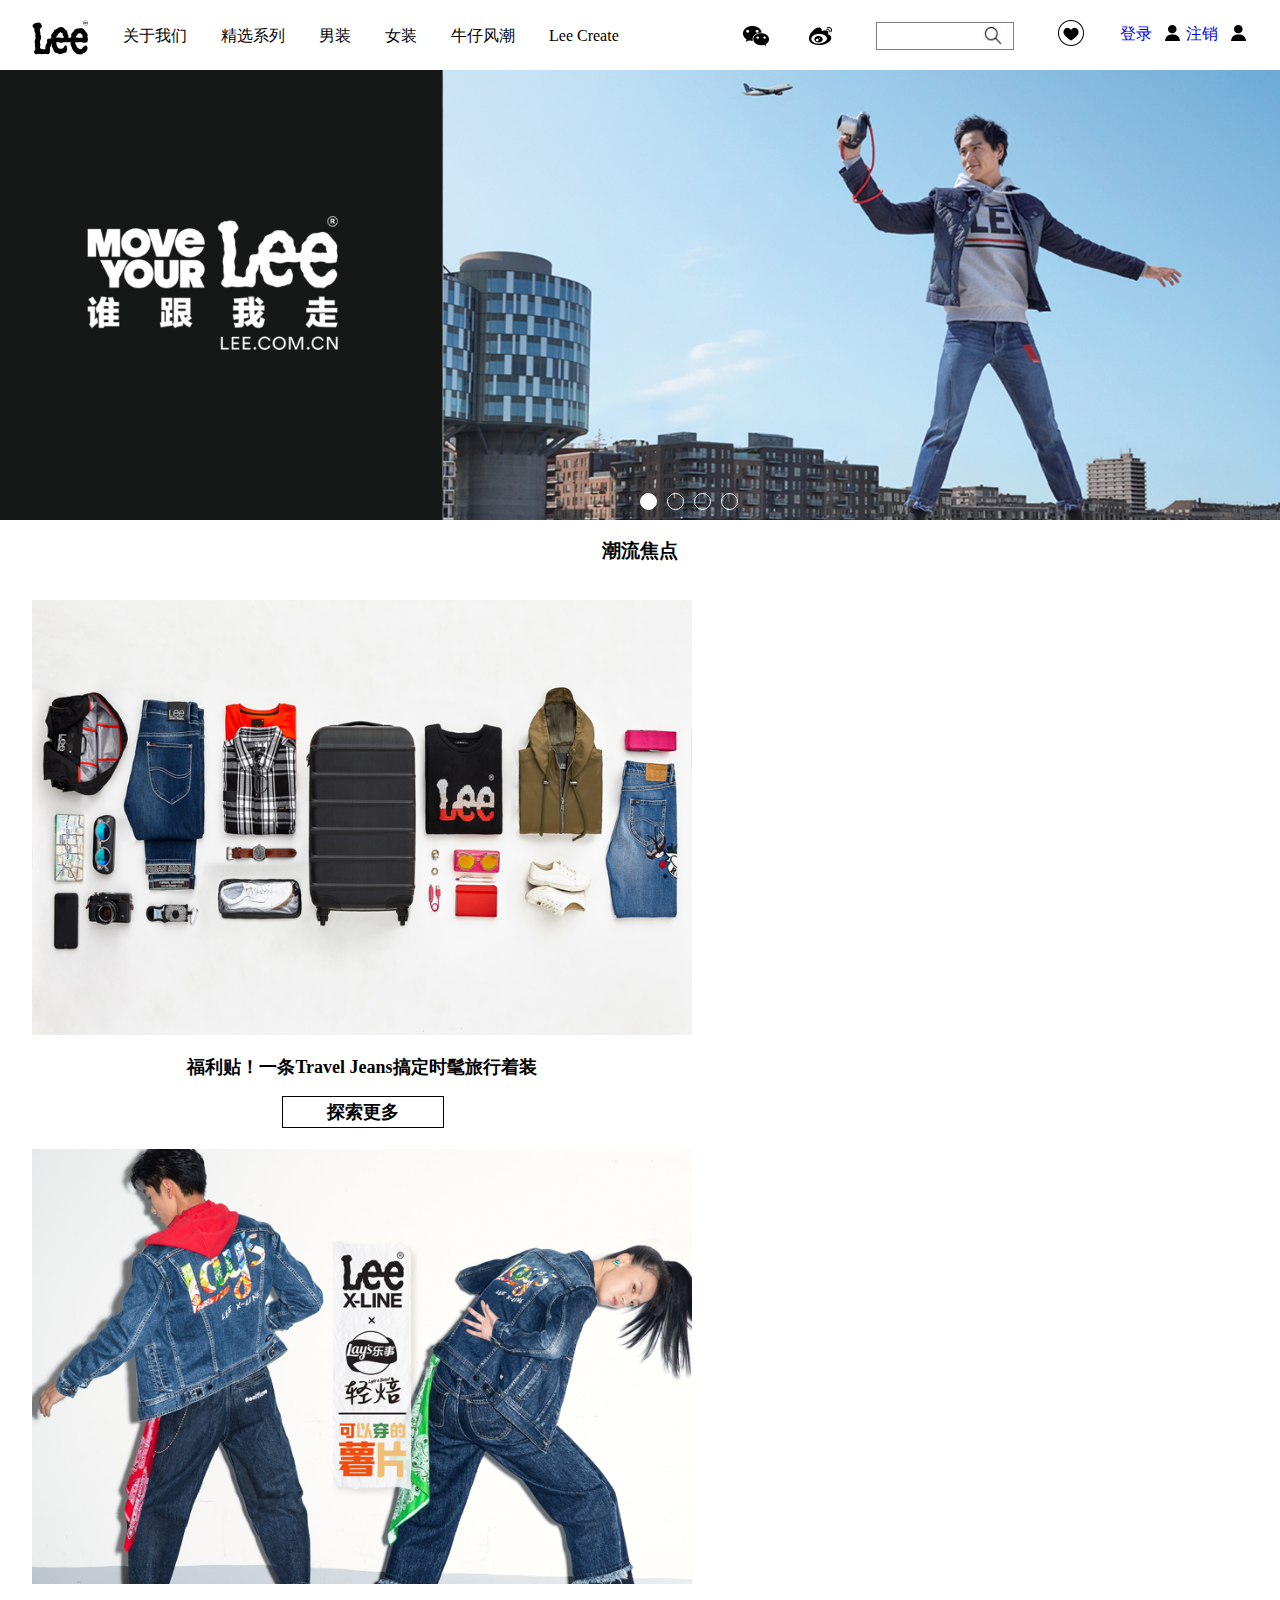
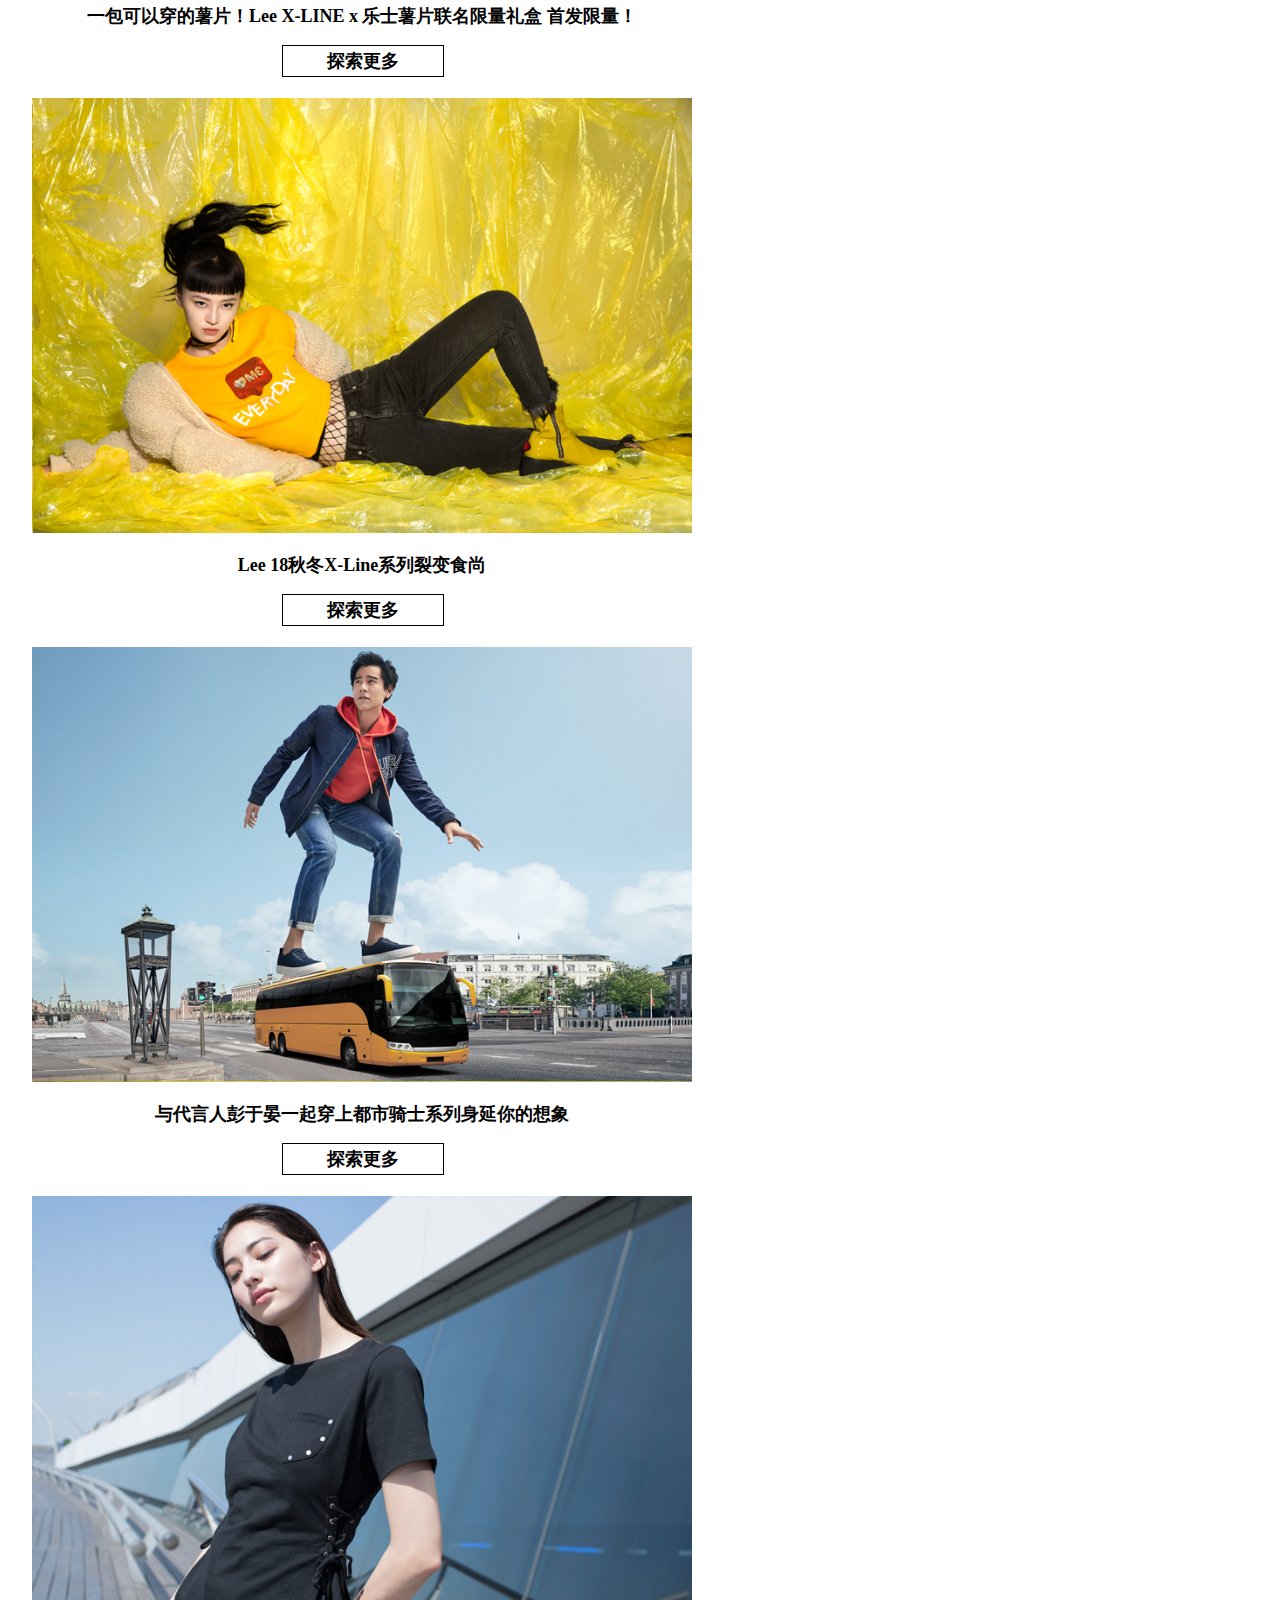
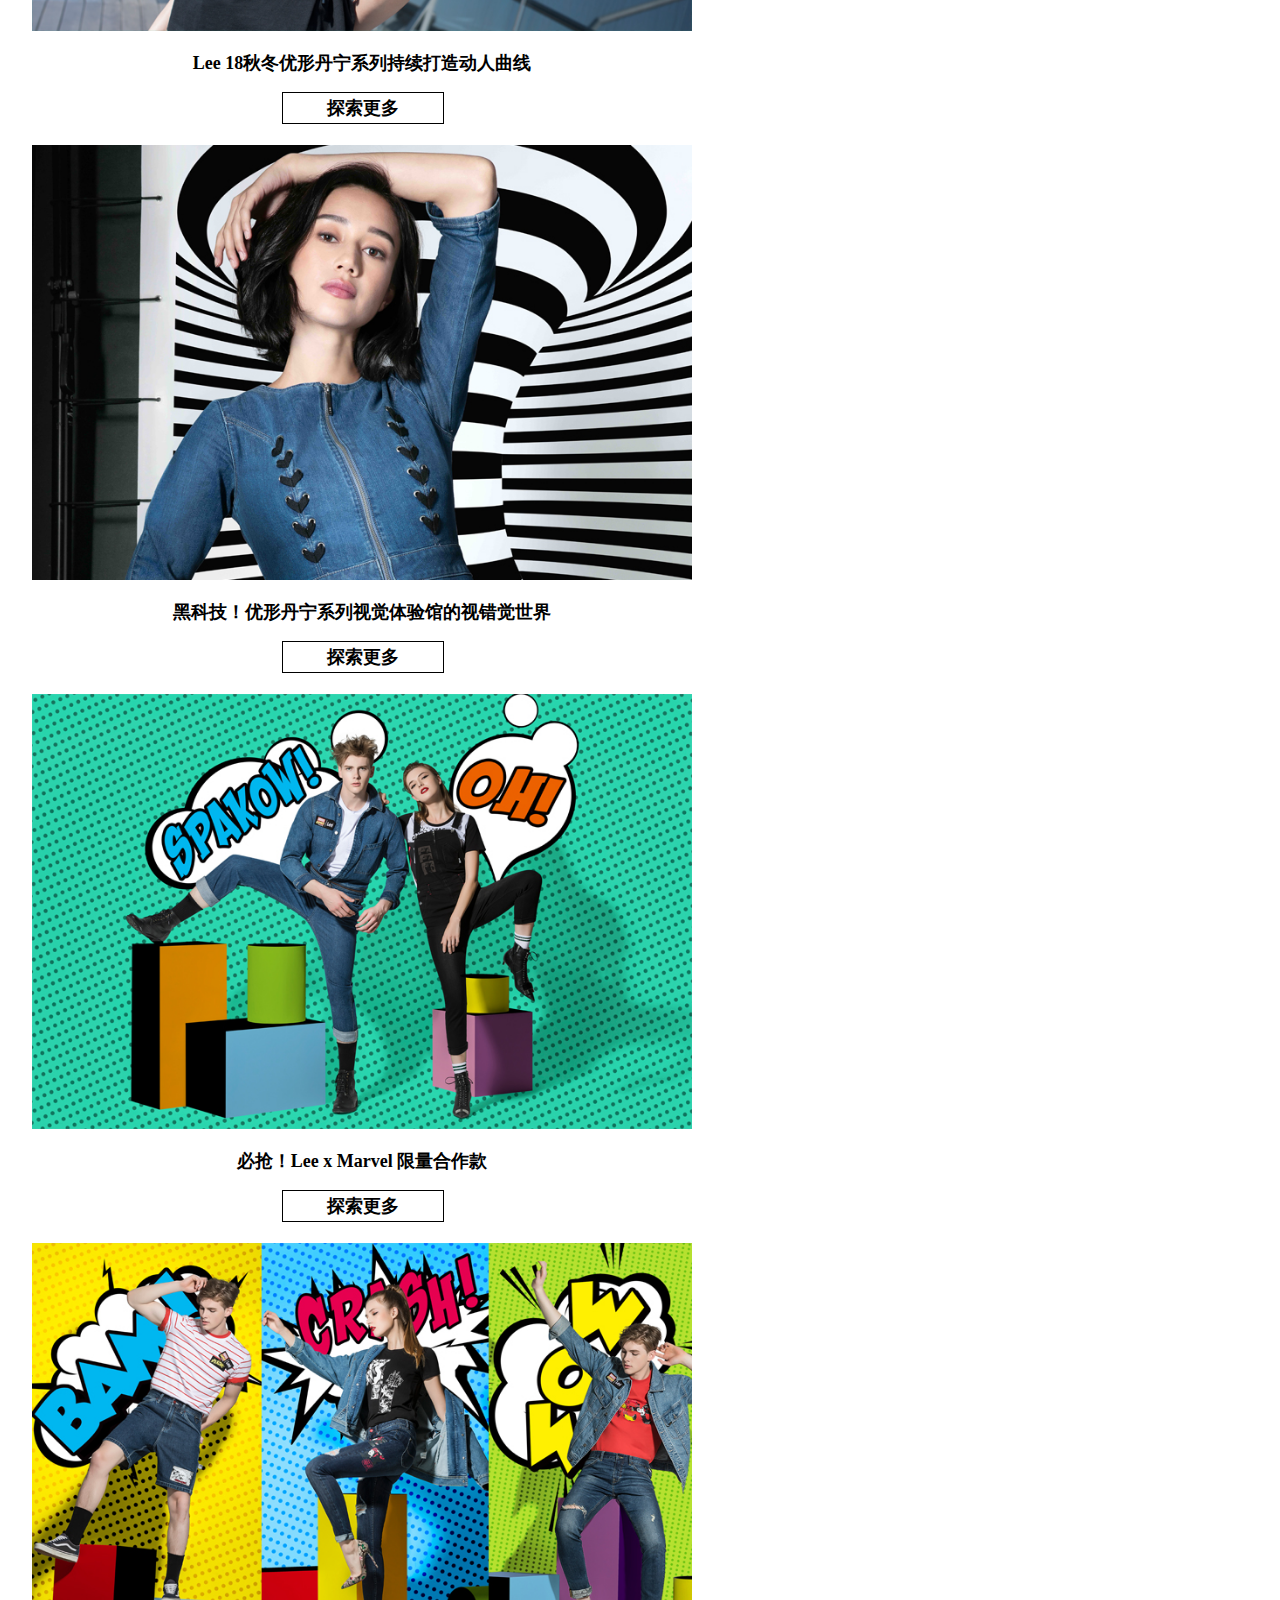
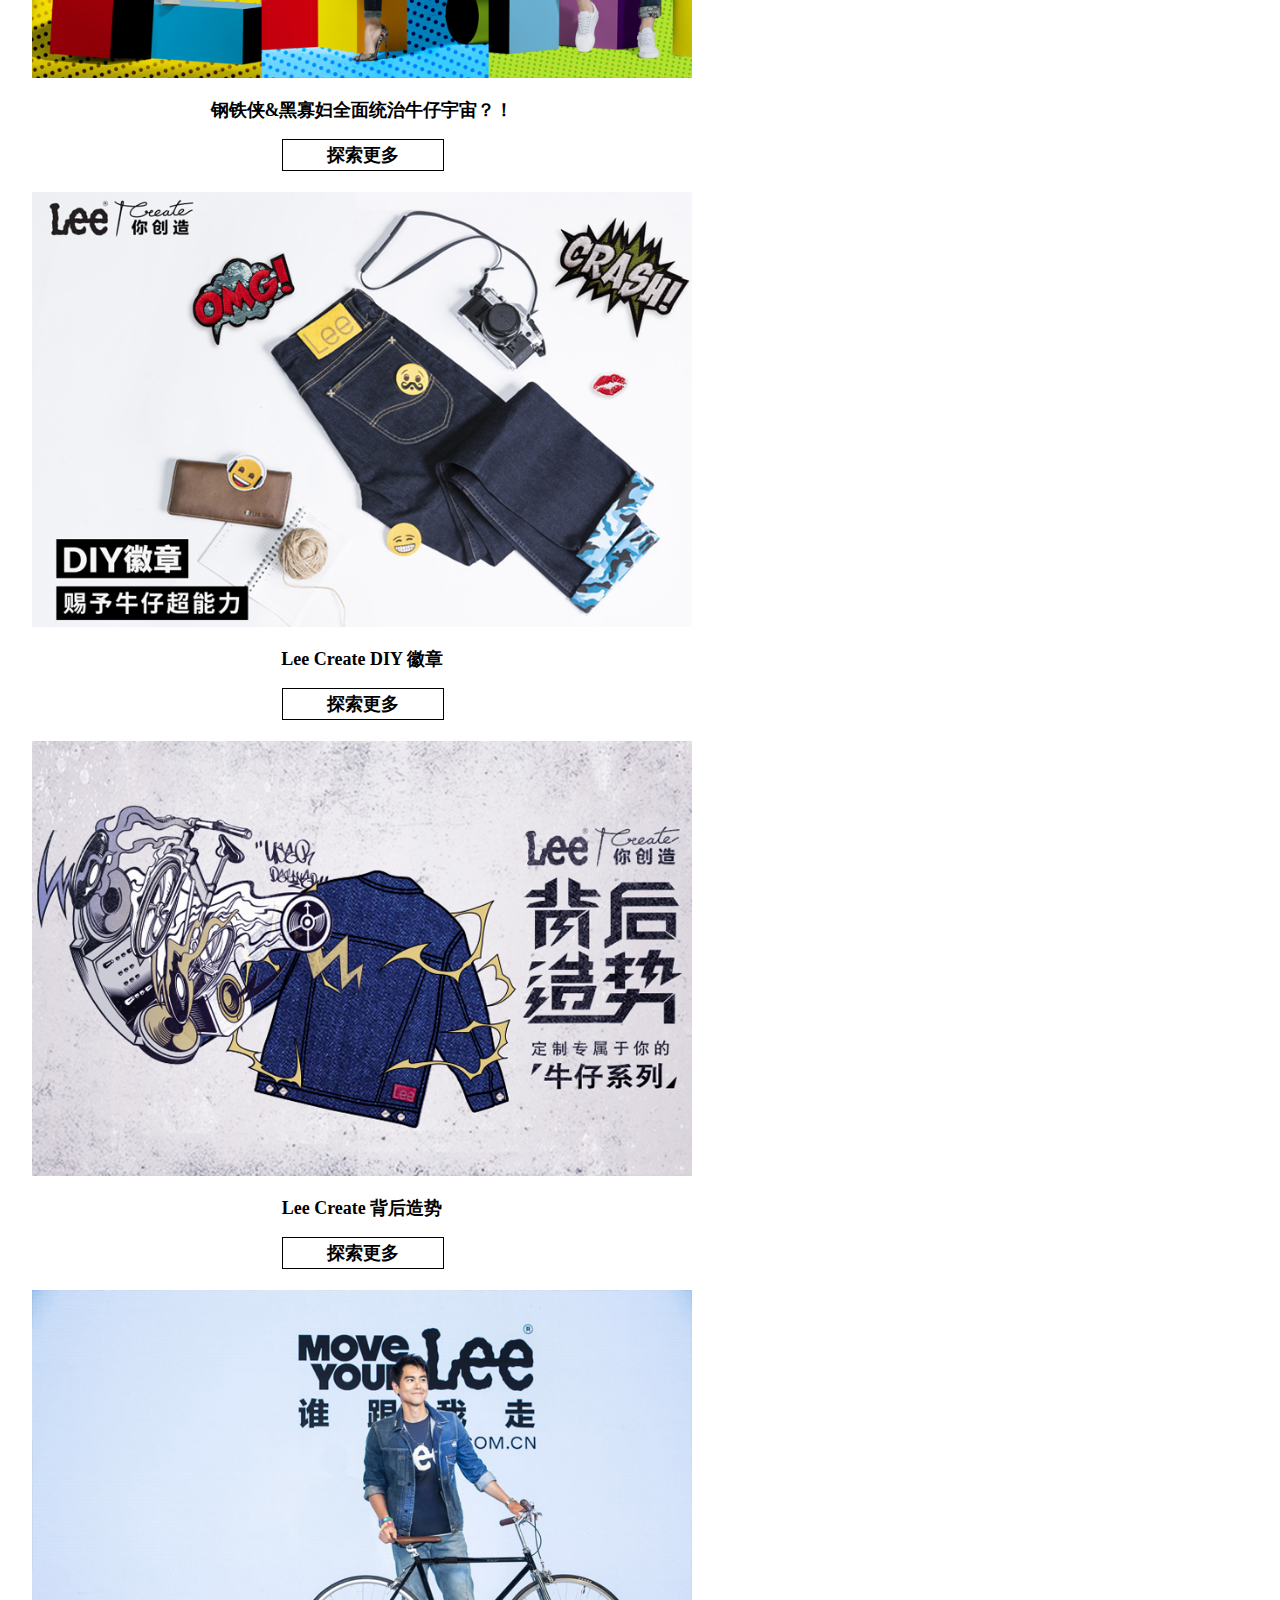
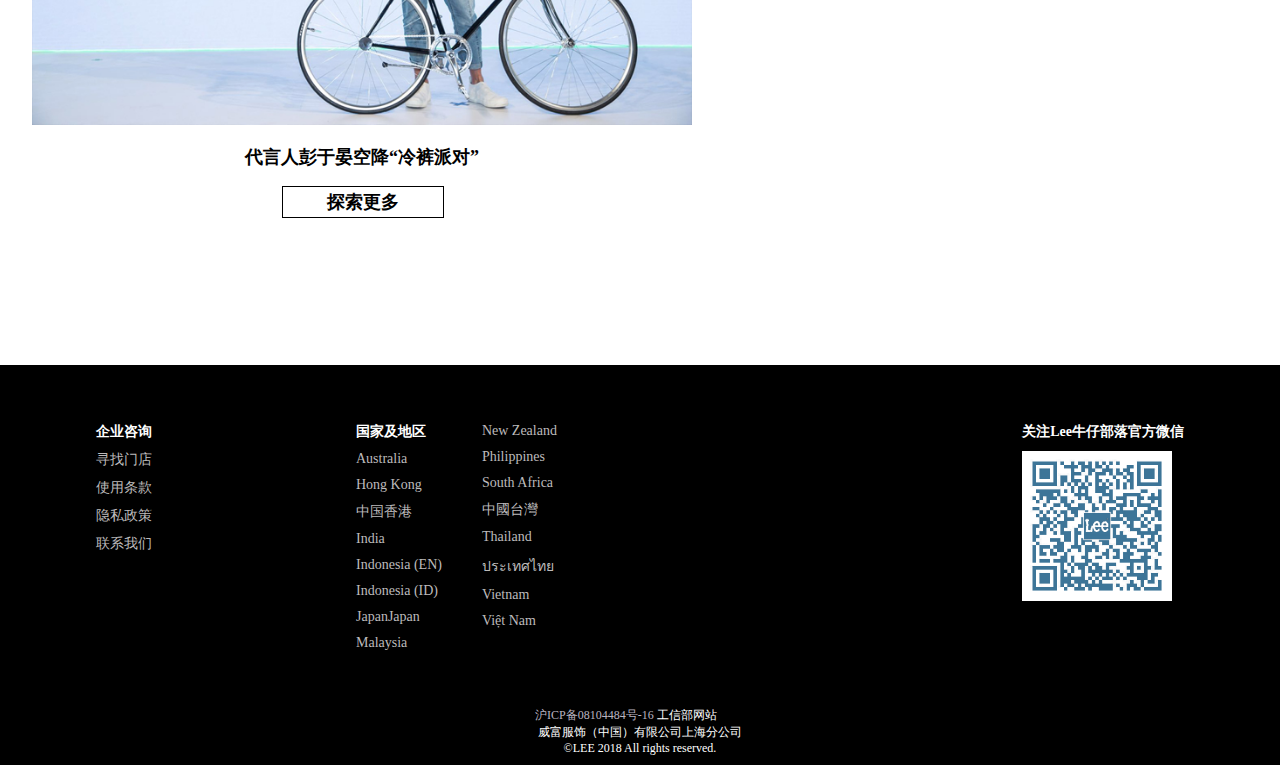
<file: index.html>
<!DOCTYPE html>
<html>
	<head>
		<meta charset="utf-8" />
		<title>lee</title>
		<link rel="stylesheet" type="text/css" href="css/public.css"/>
<link rel="stylesheet" type="text/css" href="css/public.css"/>
<link rel="stylesheet" type="text/css" href="css/index.css"/>
	</head>
	<body>
<!--头部-->
    <div class="head">
		<div class="head_one">
		 <a href="index.html"><img src="img/login.jpg" class="imgs"/></a>
     	<ul>
			<a href=""><li class='menu1'>关于我们
				<div class="box1">
					<ul>
						<li>品牌故事</li>
						<li>品牌动向</li>
					</ul>
				</div>
			</li>
			</a>
			<a href=""><li class='menu1'>精选系列<div class="box1">
					<div class="boxleft">
					<h3>2018秋冬系列</h3>
						<p>Lee x Marvel</p>
						<p>优型丹宁</p>
						<p>X-LINE</p>
						<p>都市骑士</p>
						<p>都市骑士 xEdW</p>
						<p>暖岩恒温牛仔</p>
						<p>经典系列</p>
						<p>101+</p>
					</div>
				   <div class="boxright">
				  <h3>2018秋冬系列</h3>
						<p>Lee x Smiley</p>
						<p>优型丹宁</p>
						<p>X-LINE</p>
						<p>都市骑士</p>
						<p>精玉透凉</p>
						<p>经典系列</p>
					</div>
			</div></li></a>
			<a href=""><li class='menu1'>男装<div class="box1">
						<ul>
						<li>上装</li>
						<li>下装</li>
						<li>版型指南</li>
						<li>Lookbook</li>
					</ul>
				</div></li></a>
		    <a href=""><li class='menu1'>女装<div class="box1">
					<ul >
						<li>上装</li>
						<li>下装</li>
						<li>版型指南</li>
						<li>Lookbook</li>
					</ul>
				</div></li></a>
			<a href=""><li class='menu1'>牛仔风潮<div class="box1">
					<ul>
						<li>明星穿搭</li>
						<li>街拍灵感</li>
						<li>潮流搭配</li>
						<li>单宁课堂</li>
					</ul>
				</div></li></a>
			<a href=""><li class='menu1'>Lee Create<div class="box1">
					<div class="boxleft">
					<h3>背后造势</h3>
                    <p>Lee x Smiley</p>
					<p>优型丹宁</p>
					<p>丹宁工坊</p>
					</div>
				   <div class="boxright">
				  <h3>创造你的单宁部落</h3>
						<p>DIY实验室</p>
						<p>丹宁市集</p>
						<p>丹宁工坊</p>

					</div>
				</div></li></a>		  	
		 </ul>
	    <div class="head_right">
			<ul>
				<li> 
					<a href="">
						<img src="img/wx.png" class="wx"/>
						<img src="img/wxs.png" class="wxs"/>
					</a
				</li>
				<li>
					<a href="">
					    <img src="img/wb.png"/> 
					</a>  		
			   </li>
			</ul>
			<span class="head_s">
				<input type="" value=""/>
				<button><img src="img/icon_1.png"/></button>
			</span>
			 <span class="head_v">
				  <a href=""><img src="img/hd_fav.png" class="v_1"/></a>
				  	<a href="login.html" class="welcome" style="display:inline-block ;">登录<img src="img/men.png" class="v_2"/></a>
				  	<a href="login.html" style="display:none;" class="come">欢迎您： <span class="bbt"></span><a href="javascript:void(0)" class="remove"> 注销</a><img src="img/men.png" class="v_2"/></a>
			</span>
		 </div>
	</div>
</div>
<!--轮播图部分-->
		<div class="nav" id="s">  
		</div>
<!--潮流焦点	-->	
		<div class="banner">
			<span></span>
			<h3>潮流焦点</h3>
			<span></span>
		</div>
<!-- 图片部分-->	
	<div class="content">
        <div class="content_s">
        	<ul>
        		<li><a href="">
        			<img src="img/b1.png"/>
        			<h3>福利贴！一条Travel Jeans搞定时髦旅行着装</h3>
					<span class="more_s">探索更多</span>
	        		</a>
	        		</li>
	        		<li>
	        			<a href=""><img src="img/b2.png"/>
	        			<h3>一包可以穿的薯片！Lee X-LINE x 乐士薯片联名限量礼盒 首发限量！</h3>
					<span class="more_s">探索更多</span>
	        			</a>
	        		</li>
	        	</ul>
	        	<ul>
        		<li><a href="">
        			<img src="img/b3.jpg"/>
        			<h3>Lee 18秋冬X-Line系列裂变食尚</h3>
					<span class="more_s">探索更多</span>
	        		</a>
	        		</li>
	        		<li>
	        			<a href=""><img src="img/b4.png"/>
	        			<h3>与代言人彭于晏一起穿上都市骑士系列身延你的想象</h3>
					<span class="more_s">探索更多</span>
	        			</a>
	        		</li>
	        	</ul>
	        	<ul>
        		<li><a href="">
        			<img src="img/b5.jpg"/>
        			<h3>Lee 18秋冬优形丹宁系列持续打造动人曲线</h3>
					<span class="more_s">探索更多</span>
	        		</a>
	        		</li>
	        		<li>
	        			<a href=""><img src="img/b6.jpg"/>
	        			<h3>黑科技！优形丹宁系列视觉体验馆的视错觉世界</h3>
					<span class="more_s">探索更多</span>
	        			</a>
	        		</li>
	        	</ul>
	        	<ul>
        		<li><a href="">
        			<img src="img/b7.jpg"/>
        			<h3>必抢！Lee x Marvel 限量合作款</h3>
					<span class="more_s">探索更多</span>
	        		</a>
	        		</li>
	        		<li>
	        			<a href=""><img src="img/b8.jpg"/>
	        			<h3>钢铁侠&黑寡妇全面统治牛仔宇宙？！</h3>
					<span class="more_s">探索更多</span>
	        			</a>
	        		</li>
	        	</ul>
	        	<ul>
        		<li><a href="">
        			<img src="img/b9.png"/>
        			<h3>Lee Create DIY 徽章</h3>
					<span class="more_s">探索更多</span>
	        		</a>
	        		</li>
	        		<li>
	        			<a href=""><img src="img/b10.png"/>
	        			<h3>Lee Create 背后造势</h3>
					<span class="more_s">探索更多</span>
	        			</a>
	        		</li>
	        	</ul>
	        	<ul>
        		<li><a href="">
        			<img src="img/b11.jpg"/>
        			<h3>代言人彭于晏空降“冷裤派对”</h3>
					<span class="more_s">探索更多</span>
	        		</a>
	        		</li>
	       
	        	</ul>
	        </div>
		</div>
<!--尾部-->
      <div class="footer">
      	 <div class="footer_s">
      	 	<div class="footer_top">
      	 		<ul class="fu1">
      	 			<li><h3>企业咨询</h3></li>
      	 			<a href=""><li>寻找门店</li></a>
      	 			<a href=""><li>使用条款</li></a>
      	 			<a href=""><li>隐私政策</li></a>
      	 			<a href=""><li>联系我们</li></a>
      	 		</ul>
      	 		<ul class="fu2">
      	 			<li><h3>国家及地区</h3></li>
      	 			<a href=""><li>Australia</li></a>
      	 			<a href=""><li>Hong Kong</li></a>
      	 			<a href=""><li>中国香港</li></a>
      	 			<a href=""><li>India</li></a>
      	 			<a href=""><li>Indonesia (EN)</li></a>
      	 			<a href=""><li>Indonesia (ID)</li></a>
      	 			<a href=""><li>JapanJapan</li></a>
      	 			<a href=""><li>Malaysia</li></a>
      	 		</ul>
      	 		<ul class="fu3">
      	 			<a href=""><li>New Zealand</li></a>
      	 			<a href=""><li>Philippines</li></a>
      	 			<a href=""><li>South Africa</li></a>
      	 			<a href=""><li>中國台灣</li></a>
      	 			<a href=""><li>Thailand</li></a>
      	 			<a href=""><li>ประเทศไทย</li></a>
      	 			<a href=""><li>Vietnam</li></a>
      	 			<a href=""><li>Việt Nam</li></a>
      	 		</ul>
      	 			<ul class="fu4">
      	 			<a href=""><li><h3>关注Lee牛仔部落官方微信</h3></li></a>
      	 			<a href=""><li><img src="img/f1.png"/></li></a>
      	 		</ul>
      	 	</div>
      	 	<div class="footer_bottom">
      	 		 <span>
      	 		 	<a href="">
      	 		 		<font>沪ICP备08104484号-16</font>
      	 		 	</a>
      	 		 		<font>工信部网站</font>
                         <p>威富服饰（中国）有限公司上海分公司 </p>
                         <p>©LEE 2018 All rights reserved.</p>
      	 		 </span>
      	 	</div>
      	 </div>
      </div>
	</body>
</html>
<script type="text/javascript" src="js/jquery-1.8.3.js" ></script>
<script type="text/javascript" src="js/slider.js" ></script>
<script type="text/javascript" src="js/Cookie.js" ></script>
<script type="text/javascript">
	let s1 = new  Slider($("#s"),1450,450,["img/i1.jpg","img/i2.jpg","img/i3.jpg","img/i4.jpg"],15,"","white",true,-1,1450);
		
		$(".more_s").hover(function(){
			 $(this).css('background',"black")
			 $(this).css('color',"white") 	 
		},function(){
			 $(this).css('background',"white") 
			 $(this).css('color',"black")  
		})
		$(".wx").hover(function(){
			$(".wxs").css("opacity","1")
		},function(){
			$(".wxs").css("opacity","0")
		})
		
		
//		$(".menu").each(function(i){
//			$(this).hover(function(){
//				let divDom=$("<div id='box'></div>").css({
//					'padding-top':'50px',
//		  			'width':'1450px',
//		  			'height':'180px',
//		  			'position':'absolute',
//		  			'left':'-85px',
//		  			'top':'70px',
//		  			'opacity':'0',
//		  			'z-index':'1',
//		  			'background':'white'
//		  		});
//			$(".menu").append(divDom);
//		  			$("#box").stop().animate({
//		  				"opacity" :1
//		  			},500)
//		  			$(this).css("border-bottom","3px solid black");
//		  			gaiDIV()
//		 },function(){
//		 	$("#box").remove()
//		  	$(this).css("border-bottom","0");
//		 }
//
// );
//		})
//		
//		function gaiDIV(){
//			let uls =$("<span class='uls'>品牌故事</span><span>品牌动向</span>").css({
//				'margin-top':'200px',
//				'margin-left':'200px',
//				'color':'black'
//			});
//			$("#box").append(uls);
//		
//		}

$('.menu1').hover(function(){
	$(this).children("div").css("display","block")
},function(){
	$(this).children("div").css("display","none")
})
$(".menu1").each(function(i){
	$(this).hover(function(){
		let left1 = $(this).offset().left;
		$(".menu1").children("div").css({
			left:-left1 + "px"
		})
	})
	
})



var username = getCookie("usernames");
	console.log(username);
	if(username!=null){
		console.log(757);
		$(".welcome").css("display","none");
		$(".come").css("display","inline-block");
		$(".bbt").html(username);
	}else{
		$(".welcome").css("display","inline");
		$(".come").css("display","none");
	}
	
	$(".remove").click(function(){
		let xx = confirm("你确定要注销吗");
		if(xx){
			delCookie("usernames")
			location.href="login.html";
			$(".welcome").css("display","inline-block");
			$(".come").css("display","none");
		}
	})
</script>
</file>
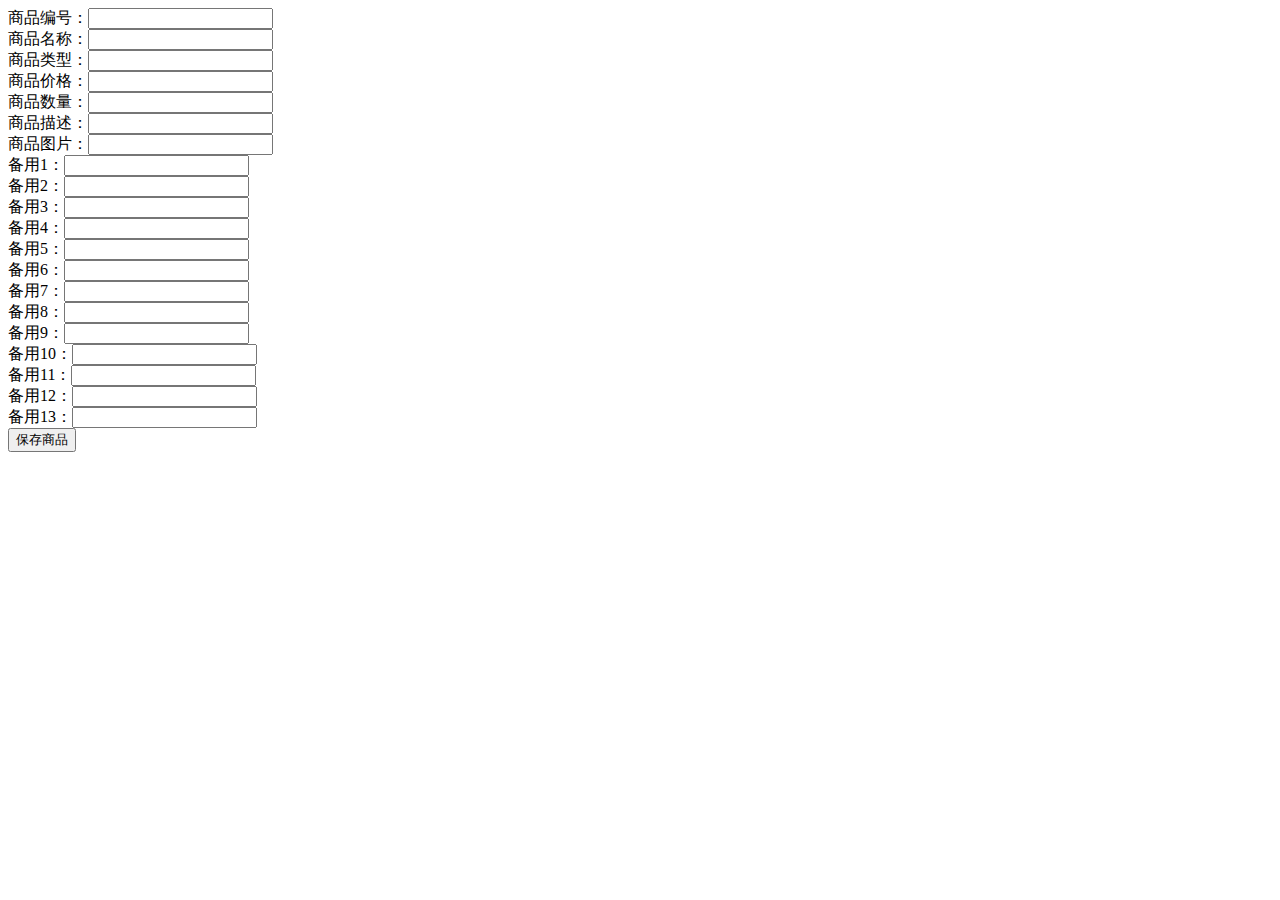
<file: addGoods.html>
<!DOCTYPE html>
<html>
	<head>
		<meta charset="utf-8" />
		<title></title>
	</head>
	<body>
	<form action="php/saveGoods.php" method="post">
		商品编号：<input type="text" name="goodsId" /><br/>
		商品名称：<input type="text" name="goodsName" /><br/>
		商品类型：<input type="text" name="goodsType" /><br/>
		商品价格：<input type="text" name="goodsPrice" /><br/>
		商品数量：<input type="text" name="goodsCount" /><br/>
		商品描述：<input type="text" name="goodsDesc" /><br/>
		商品图片：<input type="text" name="goodsImg" /><br/>
		备用1：<input type="text"  name="beiyong1" /><br/>
		备用2：<input type="text"  name="beiyong2" /><br/>
		备用3：<input type="text"  name="beiyong3" /><br/>
		备用4：<input type="text"  name="beiyong4" /><br/>
		备用5：<input type="text"  name="beiyong5" /><br/>
		备用6：<input type="text"  name="beiyong6" /><br/>
		备用7：<input type="text"  name="beiyong7" /><br/>
		备用8：<input type="text"  name="beiyong8" /><br/>
		备用9：<input type="text"  name="beiyong9" /><br/>
		备用10：<input type="text" name="beiyong10" /><br/>
		备用11：<input type="text" name="beiyong11" /><br/>
		备用12：<input type="text" name="beiyong12" /><br/>
		备用13：<input type="text" name="beiyong13" /><br/>
		<input type="submit" value="保存商品" />
	</form>
		
	</body>
</html>
</file>
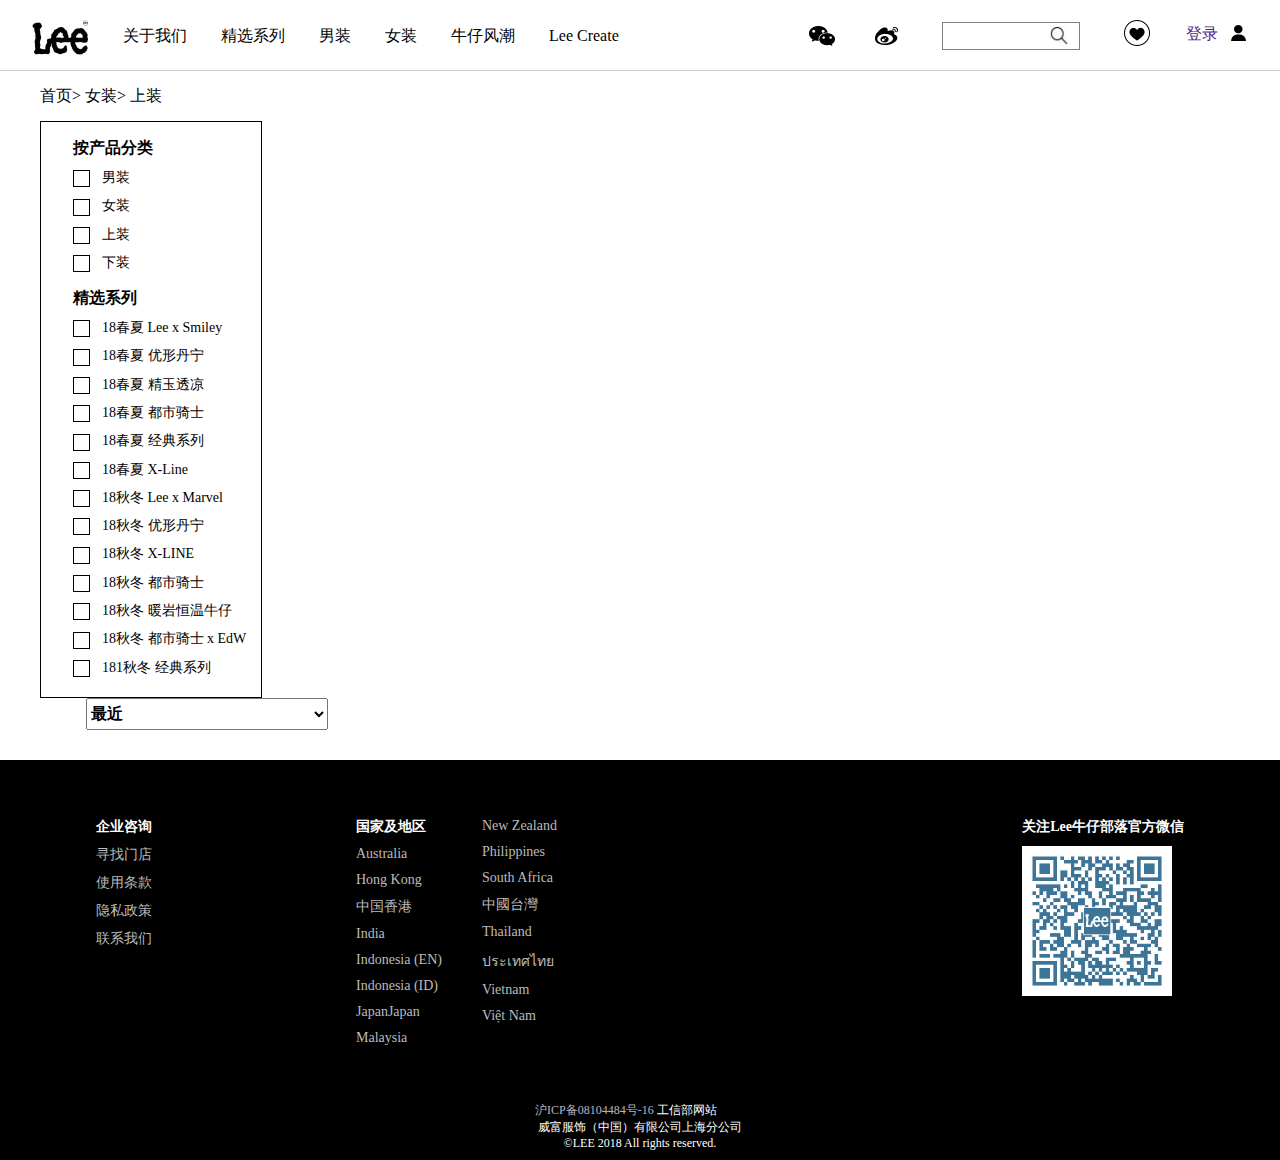
<file: address.html>
<!DOCTYPE html>
<html>
	<head>
		<meta charset="UTF-8">
		<title></title>
		<link rel="stylesheet" type="text/css" href="css/public.css"/>
	    <link rel="stylesheet" type="text/css" href="css/address.css"/>
	</head>
	<body>
	<!--头部-->
    <div class="head">
		<div class="head_one">
		 <a href=""><img src="img/login.jpg" class="imgs"/></a>
     	<ul>
			<a href=""><li>关于我们</li></a>
			<a href=""><li>精选系列</li></a>
			<a href=""><li>男装</li></a>
		    <a href=""><li>女装</li></a>
			<a href=""><li>牛仔风潮</li></a>
			<a href=""><li>Lee Create</li></a>		  	
		 </ul>
	    <div class="head_right">
			<ul>
				<li> 
					<a href="">
						<img src="img/wx.png" class="wx"/>
						<img src="img/wxs.png" class="wxs"/>
					</a
				</li>
				<li>
					<a href="">
					    <img src="img/wb.png"/> 
					</a>  		
			   </li>
			</ul>
			<span class="head_s">
				<input type="" value=""/>
				<button><img src="img/icon_1.png"/></button>
			</span>
			 <span class="head_v">
				  <a href=""><img src="img/hd_fav.png" class="v_1"/></a>
				  	<a href="">登录<img src="img/men.png" class="v_2"/></a>
			</span>
		 </div>
	</div>
</div>	
		<div class="Bignav">
			<div class="nav">
				<!--首页导航-->
				<ul class="nav_top">
					<li>首页></li>
					<a href=""><li>女装></li></a>
					<a href=""><li>上装</li></a>				
				</ul>
			</div>
			<div class="nav_list">
				<ul class="nav_content">
					<li><h4>按产品分类</h4></li>
					<li><a href="javascript:void(0)"><i><img src="img/rights.png" class="bgimg"/></i>男装</a></li>
					<li><a href="javascript:void(0)"><i><img src="img/rights.png" class="bgimg"/></i>女装</a></li>
					<li><a href="javascript:void(0)"><i><img src="img/rights.png" class="bgimg"/></i>上装</a></li>
					<li><a href="javascript:void(0)"><i><img src="img/rights.png" class="bgimg"/></i>下装</a></li>
					<li><h4>精选系列</h4></li>
					<li><a href="javascript:void(0)"><i><img src="img/rights.png" class="bgimg"/></i>18春夏 Lee x Smiley</a></li>
					<li><a href="javascript:void(0)"><i><img src="img/rights.png" class="bgimg"/></i>18春夏 优形丹宁</a></li>
					<li><a href="javascript:void(0)"><i><img src="img/rights.png" class="bgimg"/></i>18春夏 精玉透凉</a></li>
					<li><a href="javascript:void(0)"><i><img src="img/rights.png" class="bgimg"/></i>18春夏 都市骑士</a></li>
					<li><a href="javascript:void(0)"><i><img src="img/rights.png" class="bgimg"/></i>18春夏 经典系列</a></li>
					<li><a href="javascript:void(0)"><i><img src="img/rights.png" class="bgimg"/></i>18春夏 X-Line</a></li>
					
					<li><a href="javascript:void(0)"><i><img src="img/rights.png" class="bgimg"/></i>18秋冬 Lee x Marvel</a></li>
					<li><a href="javascript:void(0)"><i><img src="img/rights.png" class="bgimg"/></i>18秋冬 优形丹宁</a></li>
					<li><a href="javascript:void(0)"><i><img src="img/rights.png" class="bgimg"/></i>18秋冬 X-LINE</a></li>
					<li><a href="javascript:void(0)"><i><img src="img/rights.png" class="bgimg"/></i>18秋冬 都市骑士</a></li>
					<li><a href="javascript:void(0)"><i><img src="img/rights.png" class="bgimg"/></i>18秋冬 暖岩恒温牛仔</a></li>
					
					<li><a href="javascript:void(0)"><i><img src="img/rights.png" class="bgimg"/></i>18秋冬 都市骑士 x EdW</a></li>
					<li><a href="javascript:void(0)"><i><img src="img/rights.png" class="bgimg"/></i>181秋冬 经典系列</a></li>
				</ul>
	 <div class="nav_add">
		 <select name="">
			<option value="">最近</option>
			<option value="">最热</option>
		 </select>
			 <span id="Dres"></span>
<!--第一个ul-->	 
		 <ul class="address">
		 	
		 	
<!--第一个ul中的第一个li-->
			
				 	
		  </ul>




	  </div>
	 </div>
</div>
<!--尾部-->
      <div class="footer">
      	 <div class="footer_s">
      	 	<div class="footer_top">
      	 		<ul class="fu1">
      	 			<li><h3>企业咨询</h3></li>
      	 			<a href=""><li>寻找门店</li></a>
      	 			<a href=""><li>使用条款</li></a>
      	 			<a href=""><li>隐私政策</li></a>
      	 			<a href=""><li>联系我们</li></a>
      	 		</ul>
      	 		<ul class="fu2">
      	 			<li><h3>国家及地区</h3></li>
      	 			<a href=""><li>Australia</li></a>
      	 			<a href=""><li>Hong Kong</li></a>
      	 			<a href=""><li>中国香港</li></a>
      	 			<a href=""><li>India</li></a>
      	 			<a href=""><li>Indonesia (EN)</li></a>
      	 			<a href=""><li>Indonesia (ID)</li></a>
      	 			<a href=""><li>JapanJapan</li></a>
      	 			<a href=""><li>Malaysia</li></a>
      	 		</ul>
      	 		<ul class="fu3">
      	 			<a href=""><li>New Zealand</li></a>
      	 			<a href=""><li>Philippines</li></a>
      	 			<a href=""><li>South Africa</li></a>
      	 			<a href=""><li>中國台灣</li></a>
      	 			<a href=""><li>Thailand</li></a>
      	 			<a href=""><li>ประเทศไทย</li></a>
      	 			<a href=""><li>Vietnam</li></a>
      	 			<a href=""><li>Việt Nam</li></a>
      	 		</ul>
      	 			<ul class="fu4">
      	 			<a href=""><li><h3>关注Lee牛仔部落官方微信</h3></li></a>
      	 			<a href=""><li><img src="img/f1.png"/></li></a>
      	 		</ul>
      	 	</div>
      	 	<div class="footer_bottom">
      	 		 <span>
      	 		 	<a href="">
      	 		 		<font>沪ICP备08104484号-16</font>
      	 		 	</a>
      	 		 		<font>工信部网站</font>
                         <p>威富服饰（中国）有限公司上海分公司 </p>
                         <p>©LEE 2018 All rights reserved.</p>
      	 		 </span>
      	 	</div>
      	 </div>
      </div>
	</body>
</html>
<script type="text/javascript" src="js/jquery-1.8.3.js" ></script>
<script type="text/javascript" src="js/Cookie.js" ></script>
<script type="text/javascript">
	$(".nav_content li a").each(function(i){
		$(this).click(function(i){
		if($(this).children("i").children(".bgimg").css("display") == "none"){
			$(this).children("i").children(".bgimg").css("display","block")
		}else{
			$(this).children("i").children(".bgimg").css("display","none")
		}
	  })
	})
	window.onload = function(){
		$.ajax({
		url:"php/getGoodsList.php",
		async:true,
		type:"get",
		data:null,
		success:function(data){
			let data1 = JSON.parse(data)
			console.log(data1)
				$("#Dres").html(data1.length+"件商品")
				for(var i = 0;i<data1.length;i++){
					let liDom =(`<li>
			<a href='javascript:void(0)' class='imgs_add'><img src='' alt='' /></a>
			<div class='address_three'>
				<h3 class="autom"><a href=''></a></h3>
				<h3 class="girladd"><a href=''></a></h3>
				<p class="nums"></p>
			</div>
			<div class='address_two'>
		         <a href=''><img src='img/shixintaoxin.png' alt='' /></a>
			</div>			 
			</li>`);
				$(".address").append(liDom)
					$(".imgs_add").eq(i).children("img").attr("src",data1[i].goodsImg);
					$(".address_three").children(".autom").children("a").eq(i).html(data1[i].beiyong1);
					$(".address_three").children(".girladd").children("a").eq(i).html(data1[i].goodsDesc);
					$(".nums").eq(i).html(data1[i].goodsId)
					$(".imgs_add").eq(i).children("img").attr("id",data1[i].goodsId);
					
				}
				goShow()
			}
		})
		function goShow(){
			$(".imgs_add").each(function(){
				$(this).click(function(){
					let news = $(this).children("img").attr("id");
					setCookie("newId",news,7);
					location.href="guide.html"
				})
			})
		}
	}
</script>
</file>
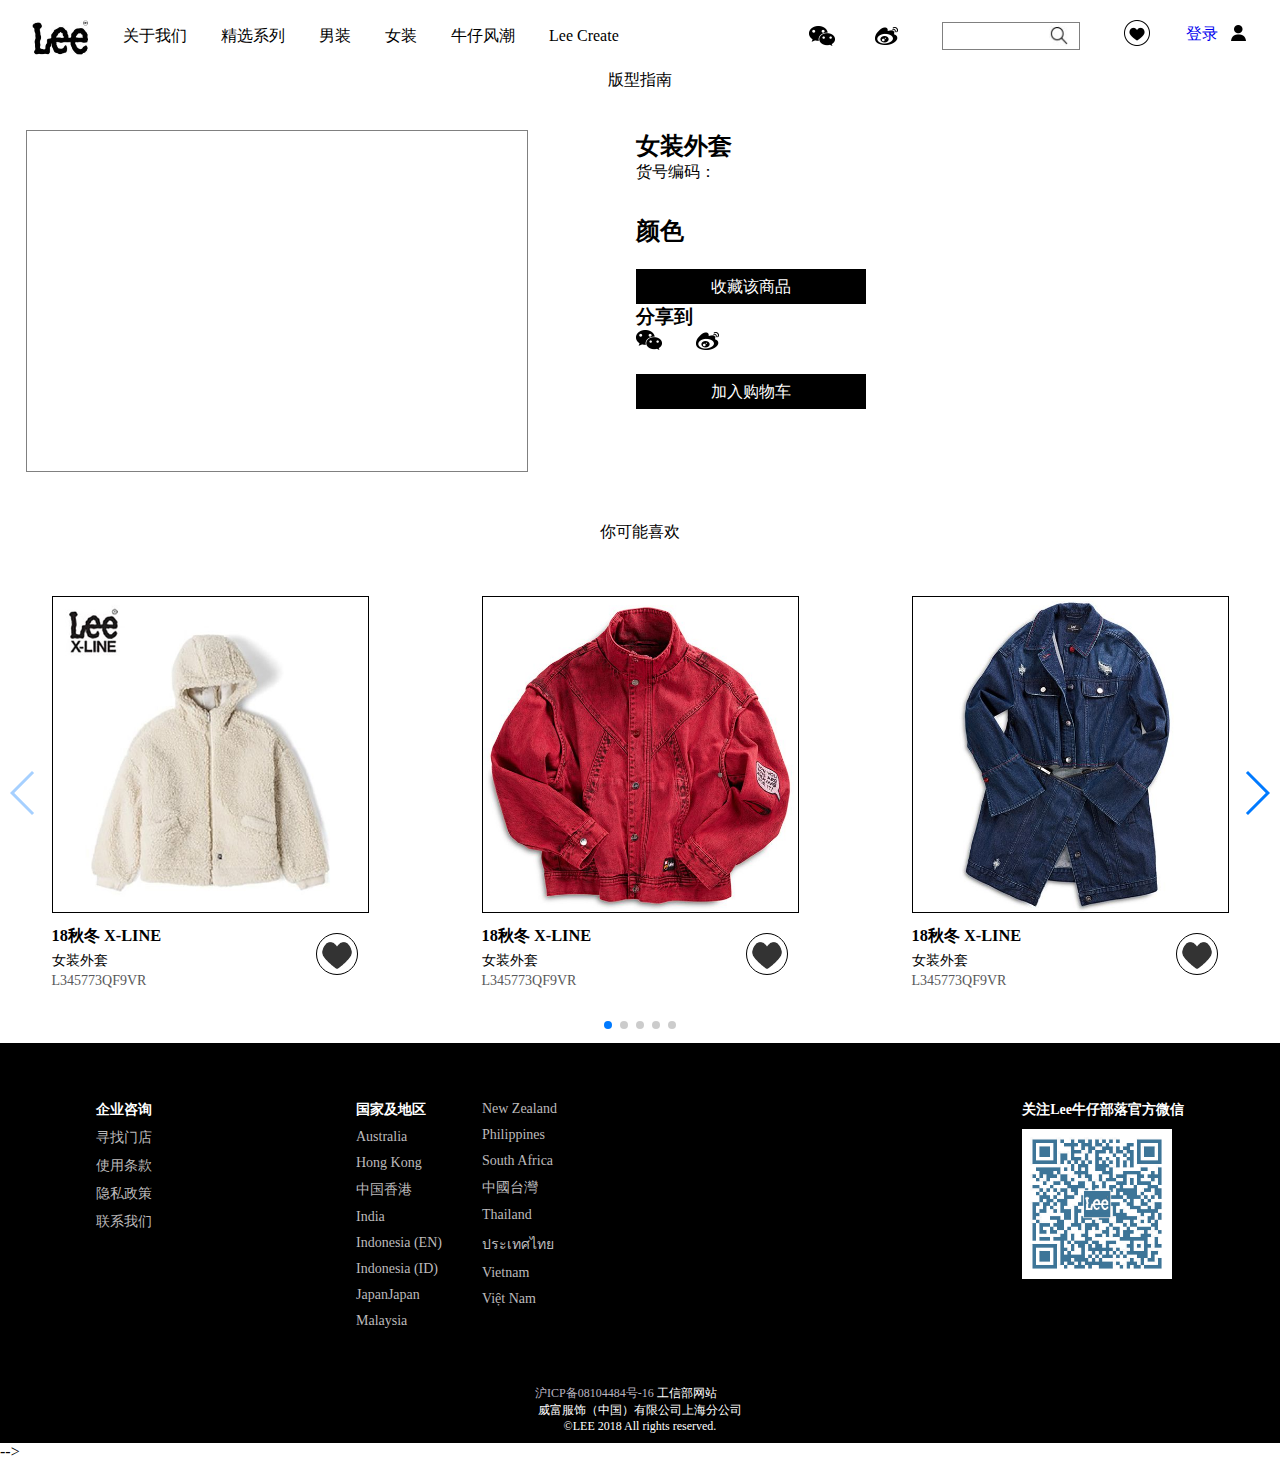
<file: guide.html>
<!DOCTYPE html>
<html>
	<head>
		<meta charset="UTF-8">
		<title></title>
		<link rel="stylesheet" type="text/css" href="css/public.css"/>
		<link rel="stylesheet" type="text/css" href="css/guide.css"/>
		<link rel="stylesheet" type="text/css" href="css/swiper.min.css"/>
		<style type="text/css">
 .swiper-container {
      width: 100%;
      height: 100%;
    }
    .swiper-slide {
      text-align: center;
      font-size: 18px;
      background: #fff;

      /* Center slide text vertically */
      display: -webkit-box;
      display: -ms-flexbox;
      display: -webkit-flex;
      display: flex;
      -webkit-box-pack: center;
      -ms-flex-pack: center;
      -webkit-justify-content: center;
      justify-content: center;
      -webkit-box-align: center;
      -ms-flex-align: center;
      -webkit-align-items: center;
      align-items: center;
    }
		</style>
	</head>
<body>
	<!--头部-->
    <div class="head">
		<div class="head_one">
		 <a href="index.html"><img src="img/login.jpg" class="imgs"/></a>
     	<ul>
			<a href=""><li class='menu1'>关于我们
				<div class="box1">
					<ul>
						<li>品牌故事</li>
						<li>品牌动向</li>
					</ul>
				</div>
			</li>
			</a>
			<a href=""><li class='menu1'>精选系列<div class="box1">
					<div class="boxleft">
					<h3>2018秋冬系列</h3>
						<p>Lee x Marvel</p>
						<p>优型丹宁</p>
						<p>X-LINE</p>
						<p>都市骑士</p>
						<p>都市骑士 xEdW</p>
						<p>暖岩恒温牛仔</p>
						<p>经典系列</p>
						<p>101+</p>
					</div>
				   <div class="boxright">
				  <h3>2018秋冬系列</h3>
						<p>Lee x Smiley</p>
						<p>优型丹宁</p>
						<p>X-LINE</p>
						<p>都市骑士</p>
						<p>精玉透凉</p>
						<p>经典系列</p>
					</div>
			</div></li></a>
			<a href=""><li class='menu1'>男装<div class="box1">
						<ul>
						<li>上装</li>
						<li>下装</li>
						<li>版型指南</li>
						<li>Lookbook</li>
					</ul>
				</div></li></a>
		    <a href=""><li class='menu1'>女装<div class="box1">
					<ul >
						<li>上装</li>
						<li>下装</li>
						<li>版型指南</li>
						<li>Lookbook</li>
					</ul>
				</div></li></a>
			<a href=""><li class='menu1'>牛仔风潮<div class="box1">
					<ul>
						<li>明星穿搭</li>
						<li>街拍灵感</li>
						<li>潮流搭配</li>
						<li>单宁课堂</li>
					</ul>
				</div></li></a>
			<a href=""><li class='menu1'>Lee Create<div class="box1">
					<div class="boxleft">
					<h3>背后造势</h3>
                    <p>Lee x Smiley</p>
					<p>优型丹宁</p>
					<p>丹宁工坊</p>
					</div>
				   <div class="boxright">
				  <h3>创造你的单宁部落</h3>
						<p>DIY实验室</p>
						<p>丹宁市集</p>
						<p>丹宁工坊</p>

					</div>
				</div></li></a>		  	
		 </ul>
	    <div class="head_right">
			<ul>
				<li> 
					<a href="">
						<img src="img/wx.png" class="wx"/>
						<img src="img/wxs.png" class="wxs"/>
					</a
				</li>
				<li>
					<a href="">
					    <img src="img/wb.png"/> 
					</a>  		
			   </li>
			</ul>
			<span class="head_s">
				<input type="" value=""/>
				<button><img src="img/icon_1.png"/></button>
			</span>
			 <span class="head_v">
				  <a href=""><img src="img/hd_fav.png" class="v_1"/></a>
				  	<a href="login.html">登录<img src="img/men.png" class="v_2"/></a>
			</span>
		 </div>
	</div>
</div>
		<div class="guides">
			<p>版型指南</p>
		</div>
<!--放大镜效果	-->		
<div class="s_guide">
	<div class="big_guide">
		<div class="guide_left">
		<div id="bigBox">
			<div id="mirrorBox">
			</div>
			<div id="showBox">
			</div>
		</div>
		<ul id="imgList">
		</ul>
	</div>	
		<div class="guide_right">

				<h2 class="coat">女装外套</h2>
				<span >货号编码：</span>
				<span class="goodsId"></span>
				<div class="colors">
					<h2>颜色</h2>
					<span class="water"></span>
				</div>
				
				  <a href="" class="shoucang">收藏该商品</a>
				  <h3>分享到</h3>
				  <span class="fenxiang">
				  	<a href=""><img src="img/wx.png"/></a>
				  	<a href=""><img src="img/wb.png"/></a>				  	
				  </span>
				  <a href="javascript:void(0)" class="buttons">加入购物车</a>
		</div>
	</div>
	</div>
	<div class="guide_bot">
		<div class="bots">	
			你可能喜欢
	</div>
<!--图片列表-->
<div class="product">
	<div class="swiper-container">
	    <div class="swiper-wrapper">
	      <div class="swiper-slide" style="width: 317px;">
	      	<div class="images_Father">
		      	<div class="imgages">
		      		<img src="img/fav1.jpg"/>
		      		<div class="words">
		      			<h3>18秋冬 X-LINE</h3>
		      			<a href="">女装外套</a>
		      			<span>L345773QF9VR</span>
		      		</div>
		      		<img src="img/shixintaoxin.png" class="xin"/>
		      	</div>
	      	</div>
	      </div>
	      <div class="swiper-slide">
	      		<div class="images_Father">
		      	<div class="imgages">
		      		<img src="img/fav2.jpg"/>
		      		<div class="words">
		      			<h3>18秋冬 X-LINE</h3>
		      			<a href="">女装外套</a>
		      			<span>L345773QF9VR</span>
		      		</div>
		      		<img src="img/shixintaoxin.png" class="xin"/>
		      	</div>
	      	</div>
	      </div>
	      <div class="swiper-slide"">
	      		<div class="images_Father">
		      	<div class="imgages">
		      		<img src="img/fav3.jpg"/>
		      		<div class="words">
		      			<h3>18秋冬 X-LINE</h3>
		      			<a href="">女装外套</a>
		      			<span>L345773QF9VR</span>
		      		</div>
		      		<img src="img/shixintaoxin.png" class="xin"/>
		      	</div>
	      	</div>
	      </div>
	      <div class="swiper-slide">
	      		<div class="images_Father">
		      	<div class="imgages">
		      		<img src="img/fav4.jpg"/>
		      		<div class="words">
		      			<h3>18秋冬 X-LINE</h3>
		      			<a href="">女装外套</a>
		      			<span>L345773QF9VR</span>
		      		</div>
		      		<img src="img/shixintaoxin.png" class="xin"/>
		      	</div>
	      	</div>
	      </div>
	      <div class="swiper-slide">
	      		<div class="images_Father">
		      	<div class="imgages">
		      		<img src="img/fav5.jpg"/>
		      		<div class="words">
		      			<h3>18秋冬 X-LINE</h3>
		      			<a href="">女装外套</a>
		      			<span>L345773QF9VR</span>
		      		</div>
		      		<img src="img/shixintaoxin.png" class="xin"/>
		      	</div>
	      	</div>
	      </div>
	      <div class="swiper-slide">
	      		<div class="images_Father">
		      	<div class="imgages">
		      		<img src="img/fav6.jpg"/>
		      		<div class="words">
		      			<h3>18秋冬 X-LINE</h3>
		      			<a href="">女装外套</a>
		      			<span>L345773QF9VR</span>
		      		</div>
		      		<img src="img/shixintaoxin.png" class="xin"/>
		      	</div>
	      	</div>
	      </div>
	      <div class="swiper-slide">
	      		<div class="images_Father">
		      	<div class="imgages">
		      		<img src="img/2_i10.jpg"/>
		      		<div class="words">
		      			<h3>18秋冬 X-LINE</h3>
		      			<a href="">女装外套</a>
		      			<span>L345773QF9VR</span>
		      		</div>
		      		<img src="img/shixintaoxin.png" class="xin"/>
		      	</div>
	      	</div>
	      </div>
	    </div>
	    <!-- Add Pagination -->
	    <div class="swiper-pagination"></div>
	    <!-- Add Arrows -->
	    <div class="swiper-button-next"></div>
	    <div class="swiper-button-prev"></div>
	</div>
</div>
<!--尾部-->
      <div class="footer">
      	 <div class="footer_s">
      	 	<div class="footer_top">
      	 		<ul class="fu1">
      	 			<li><h3>企业咨询</h3></li>
      	 			<a href=""><li>寻找门店</li></a>
      	 			<a href=""><li>使用条款</li></a>
      	 			<a href=""><li>隐私政策</li></a>
      	 			<a href=""><li>联系我们</li></a>
      	 		</ul>
      	 		<ul class="fu2">
      	 			<li><h3>国家及地区</h3></li>
      	 			<a href=""><li>Australia</li></a>
      	 			<a href=""><li>Hong Kong</li></a>
      	 			<a href=""><li>中国香港</li></a>
      	 			<a href=""><li>India</li></a>
      	 			<a href=""><li>Indonesia (EN)</li></a>
      	 			<a href=""><li>Indonesia (ID)</li></a>
      	 			<a href=""><li>JapanJapan</li></a>
      	 			<a href=""><li>Malaysia</li></a>
      	 		</ul>
      	 		<ul class="fu3">
      	 			<a href=""><li>New Zealand</li></a>
      	 			<a href=""><li>Philippines</li></a>
      	 			<a href=""><li>South Africa</li></a>
      	 			<a href=""><li>中國台灣</li></a>
      	 			<a href=""><li>Thailand</li></a>
      	 			<a href=""><li>ประเทศไทย</li></a>
      	 			<a href=""><li>Vietnam</li></a>
      	 			<a href=""><li>Việt Nam</li></a>
      	 		</ul>
      	 			<ul class="fu4">
      	 			<a href=""><li><h3>关注Lee牛仔部落官方微信</h3></li></a>
      	 			<a href=""><li><img src="img/f1.png"/></li></a>
      	 		</ul>
      	 	</div>
      	 	<div class="footer_bottom">
      	 		 <span>
      	 		 	<a href="">
      	 		 		<font>沪ICP备08104484号-16</font>
      	 		 	</a>
      	 		 		<font>工信部网站</font>
                         <p>威富服饰（中国）有限公司上海分公司 </p>
                         <p>©LEE 2018 All rights reserved.</p>
      	 		 </span>
      	 	</div>
      	 </div>
      </div>
	</body>
</html>
<script type="text/javascript" src="img/jquery-1.7.2.min.js" ></script>
<script type="text/javascript" src="js/Cookie.js" ></script>
<!--<!--<script type="text/javascript" src="js/getStyle.js" ></script>-->-->
<!--<script type="text/javascript" src="js/eventTools.js" ></script>-->
<!--<script type="text/javascript" src="js/mover180506.js" ></script>-->
<script type="text/javascript" src="js/swiper.min.js" ></script>
<script type="text/javascript">


  var swiper = new Swiper('.swiper-container', {
      slidesPerView: 3,
      spaceBetween: 10,
      freeMode: true,
      navigation:{
      	nextEl:'.swiper-button-next',
      	prevEl:'.swiper-button-prev',
      },
      pagination: {
        el: '.swiper-pagination',
        clickable: true,
      },
   });

	$.ajax({
	type:"get",
	url:"php/getGoodsList.php",
	async:true,
	data:null,
	success:function(data){
		console.log(data)
		var goodsId = getCookie("newId");
		if(goodsId!=null){
			var productlist = '';
			for(var i=0;i<data.length;i++){
				if(data[i].goodsId == goodsId){
					$(".coat").html(data[i].goodsDesc);
					$(".water").html(data[i].beiyong2);
					$(".goodsId").html(data[i].goodsId);
					$("#bigBox").css("backgroundImage","url("+data[i].goodsImg+")");
					$("#showBox").css("backgroundImage","url("+data[i].goodsImg+")");
					$(".commodity_ShowImg").css("backgroundImage","url("+data[i].goodsImg+")");
					if(data[i].beiyong4!=""){
						let liDom = ("<li></li>");
						$("#imgList").append(liDom)
						$("#imgList li").eq(0).css({
							"backgroundImage":"url("+data[i].beiyong4+")",
							"backgroundSize":"80px 80px"
						});
					}
					if(data[i].beiyong5!=""){
						let liDom = ("<li></li>");
						$("#imgList").append(liDom)
						$("#imgList li").eq(1).css({
							"backgroundImage":"url("+data[i].beiyong5+")",
							"backgroundSize":"80px 80px"
						});
					}
					if(data[i].beiyong6!=""){
						let liDom = ("<li></li>");
						$("#imgList").append(liDom)
						$("#imgList li").eq(2).css({
							"backgroundImage":"url("+data[i].beiyong6+")",
							"backgroundSize":"80px 80px"
						});
					}
					if(data[i].beiyong7!=""){
						let liDom = ("<li></li>");
						$("#imgList").append(liDom)
						$("#imgList li").eq(3).css({
							"backgroundImage":"url("+data[i].beiyong7+")",
							"backgroundSize":"80px 80px"
						});
					}
					if(data[i].beiyong8!=""){
						let liDom = ("<li></li>");
						$("#imgList").append(liDom)
						$("#imgList li").eq(4).css({
							"backgroundImage":"url("+data[i].beiyong8+")",
							"backgroundSize":"80px 80px"
						});
					}
					if(data[i].beiyong9!=""){
						let liDom = ("<li></li>");
						$("#imgList").append(liDom)
						$("#imgList li").eq(5).css({
							"backgroundImage":"url("+data[i].beiyong9+")",
							"backgroundSize":"80px 80px"
						});
					}
//					从后台获取Img添加到标签中的方法
					//$("#sds").attr("src",data.goodsImg)
						var vipName = $(".coat").html();
						var goodsId = $(".goodsId").html();
						var goodsCount = 2;
					$(".buttons").click(function(){
						$.ajax({
							type:"get",
							url:"php/addShoppingCart.php",
							async:true,
							data:"vipName="+vipName+"&goodsId="+goodsId+"&goodsCount="+goodsCount,
							success:function(data){
							location.href="shopping.html"
								
							},
							error:function(data){
								console.log(data)
							},
							dataType:"json",
						});
					});
//					
					}
				}
			jing()
			};
		},
		dataType:"json",
});
function jing(){
	$("#imgList li").each(function(){
		$(this).hover(function(){
			let images = $(this).css("backgroundImage");
			$("#bigBox").css({
				"backgroundImage":images
			})
			$("#showBox").css({
				"backgroundImage":images
			})
		})
	})
}
	
				
					
					
	$("#bigBox").hover(function(){
		$(this).mousemove(function(e){
			$("#mirrorBox").css("display","block");
				$("#showBox").css("display","block");
				
				let left = e.pageX - 				$("#bigBox").offset().left-$("#mirrorBox").width()/2;
				let top =e.pageY-$("#bigBox").offset().top-$("#mirrorBox").height()/2;	
				if(left<0){
			left=0;
		}else if(left>500-100){
			left = 500-100;
		}
		
		if(top<0){
			top=0;
		}else if(top>340-80){
			top = 340-80;
		}
				$("#mirrorBox").css({
					"left":left,
					"top":top
			})
			$("#mirrorBox").css({
				"left ": left+"px",
		         "top" :top+"px"
		   })
		    $("#showBox").css({
		    "backgroundPosition" : (-3*left)+"px "+(-3*top)+"px"
		    })
	
		})
		
	},function(){
		$("#mirrorBox").css("display","none");
		$("#showBox").css("display","none");
	})

	
</script>
</file>
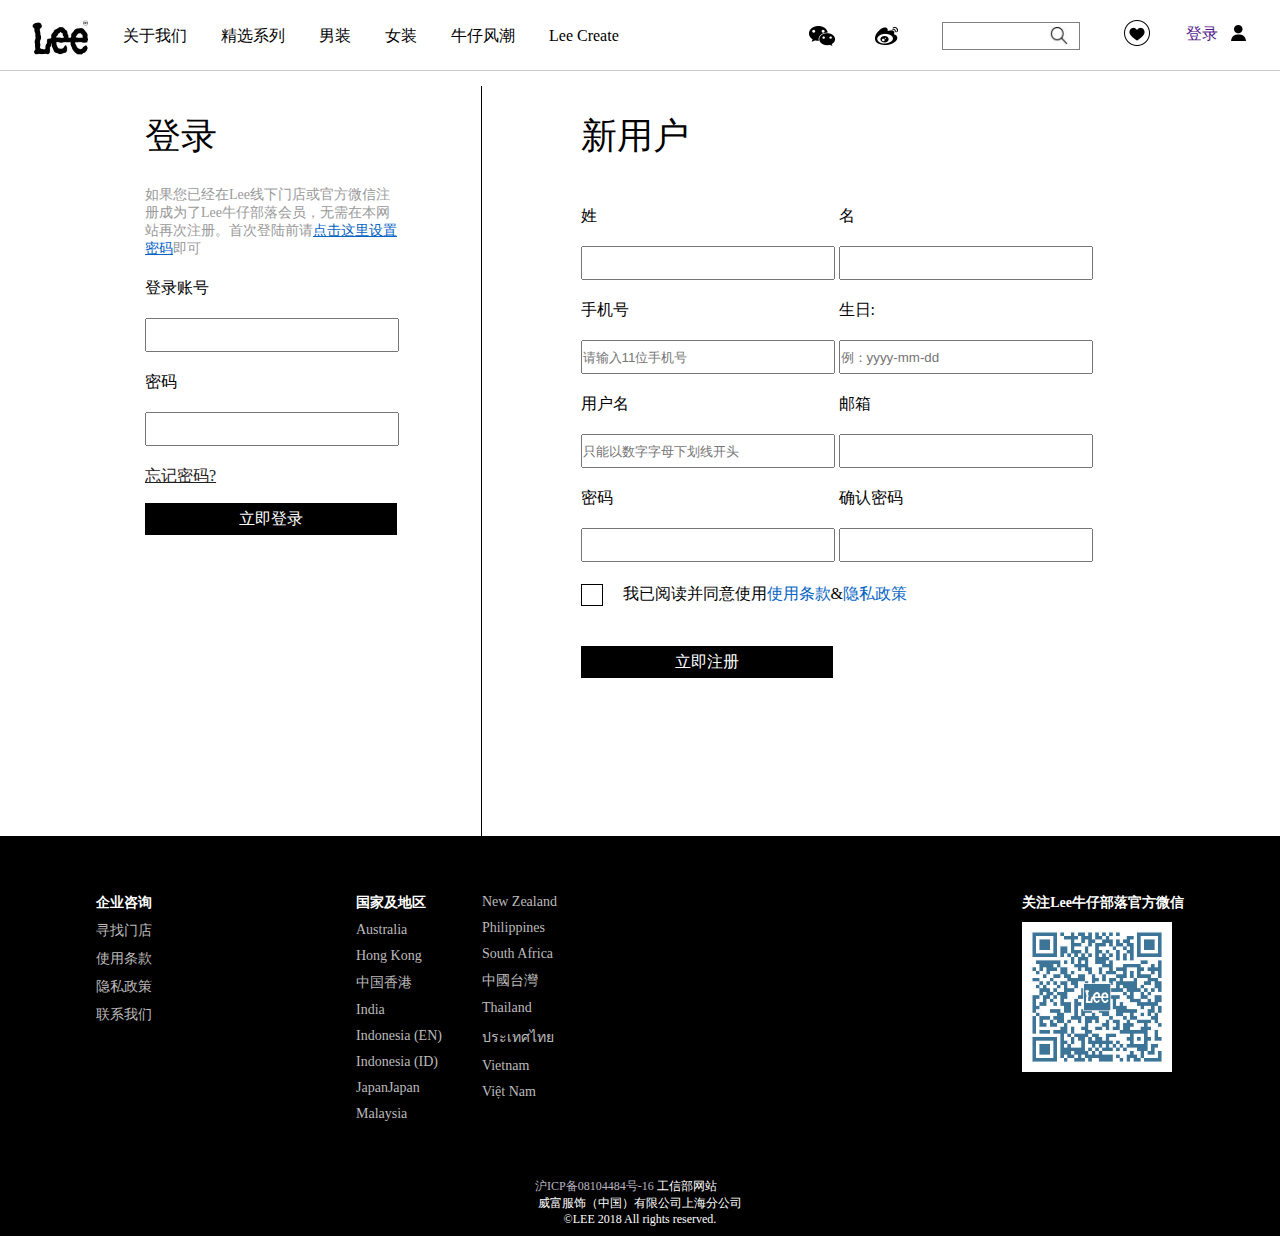
<file: login.html>
<!DOCTYPE html>
<html>
	<head>
		<meta charset="UTF-8">
		<title></title>		
		<link rel="stylesheet" type="text/css" href="css/public.css"/>
        <link rel="stylesheet" type="text/css" href="css/login.css"/>
	</head>
	<body>
	<!--头部-->
    <div class="head">
		<div class="head_one">
		 <a href=""><img src="img/login.jpg" class="imgs"/></a>
     	<ul>
			<a href=""><li>关于我们</li></a>
			<a href=""><li>精选系列</li></a>
			<a href=""><li>男装</li></a>
		    <a href=""><li>女装</li></a>
			<a href=""><li>牛仔风潮</li></a>
			<a href=""><li>Lee Create</li></a>		  	
		 </ul>
	    <div class="head_right">
			<ul>
				<li> 
					<a href="">
						<img src="img/wx.png" class="wx"/>
						<img src="img/wxs.png" class="wxs"/>
					</a
				</li>
				<li>
					<a href="">
					    <img src="img/wb.png"/> 
					</a>  		
			   </li>
			</ul>
			<span class="head_s">
				<input type="" value=""/>
				<button><img src="img/icon_1.png"/></button>
			</span>
			 <span class="head_v">
				  <a href=""><img src="img/hd_fav.png" class="v_1"/></a>
				  	<a href="">登录<img src="img/men.png" class="v_2"/></a>
			</span>
		 </div>
	</div>
</div>	
		<div class="Bigbox">
			<div class="box">	
<!--登录部分-->			
				<div class="boxleft">
					<h2>登录</h2>
					<ul class="ul_one">
						<li>如果您已经在Lee线下门店或官方微信注册成为了Lee牛仔部落会员，无需在本网站再次注册。首次登陆前请<a href="">点击这里设置密码</a>即可
						</li>
					</ul>
<!--登录框	-->	    
         <ul class="ul_two">
            <li><label for="">登录账号</label> 
                 <input type="text" name="usernames" id="usernames" />
                    </li>
                    <li><label for="">密码</label> 
                     <span>	<input type="text"  name="passwords" id="passwords"/></span>
                     </li>
                   <li><a href="">忘记密码?</a></li>
		</ul>
				   <div class="logins">
					<span class="button"><a href="javascript:void(0)">立即登录</a></span>
				  </div>
				</div>
<!--空白部分-->
			<div class="boxcenter">		
				</div>
<!--注册部分-->			
<div class="boxright">
	<h2>新用户</h2>			
	<ul>
<!--姓部分-->
		<li>
			<label for="">姓</label>
			<input type="" name="surname" id="surname"  value="" />
			<span></span>
		</li>
<!--名部分-->
		<li>
			<label for="">名</label>
			<input type="" name="names" id="names" value="" />
		</li>
<!--手机号部分-->		
		<li>
			<label for="">手机号</label>
			<input type="" name="phone" id="phone" placeholder="请输入11位手机号" /> 
			<span class="rightN"></span>                 
		</li>
<!--出生日期部分-->				
		<li>
			<label for="">生日:</label>
			<input type="" name="birth" id="birth" placeholder="例：yyyy-mm-dd" />
		</li>
<!--用户名部分-->				
		<li>
			<label for="">用户名</label>
			<input type="" name="username" id="username" placeholder="只能以数字字母下划线开头" />
			<span class="rightU"></span>
		</li>
<!--邮箱部分-->						
		<li>
			<label for="">邮箱</label>
			<input type="" name="email" id="email"  value="" />
			<span class="rightE"></span> 
		</li>
<!--密码部分-->								
		<li>
			<label for="">密码</label>
			<input type="" name="password"  id="password" value="" />
			<span class="rightP"></span> 
		</li>
<!--确认密码部分-->								
		<li>
			<label for="">确认密码</label>
			<input type="" name="passes" id="passes" value="" />
			<span class="rightA"></span> 
		</li>
		<li class="aggress"><i><img src="img/rights.png" class="bgimg"/>
		</i>我已阅读并同意使用<a href="">使用条款</a>&<a href="">隐私政策</a>
		</li>
		<div class="register">
			<span class="buttons"><a href="javascript:void(0)">立即注册</a></span>
		 </div>
	</ul>
		</div>
	</div>
</div>
<!--尾部-->
      <div class="footer">
      	 <div class="footer_s">
      	 	<div class="footer_top">
      	 		<ul class="fu1">
      	 			<li><h3>企业咨询</h3></li>
      	 			<a href=""><li>寻找门店</li></a>
      	 			<a href=""><li>使用条款</li></a>
      	 			<a href=""><li>隐私政策</li></a>
      	 			<a href=""><li>联系我们</li></a>
      	 		</ul>
      	 		<ul class="fu2">
      	 			<li><h3>国家及地区</h3></li>
      	 			<a href=""><li>Australia</li></a>
      	 			<a href=""><li>Hong Kong</li></a>
      	 			<a href=""><li>中国香港</li></a>
      	 			<a href=""><li>India</li></a>
      	 			<a href=""><li>Indonesia (EN)</li></a>
      	 			<a href=""><li>Indonesia (ID)</li></a>
      	 			<a href=""><li>JapanJapan</li></a>
      	 			<a href=""><li>Malaysia</li></a>
      	 		</ul>
      	 		<ul class="fu3">
      	 			<a href=""><li>New Zealand</li></a>
      	 			<a href=""><li>Philippines</li></a>
      	 			<a href=""><li>South Africa</li></a>
      	 			<a href=""><li>中國台灣</li></a>
      	 			<a href=""><li>Thailand</li></a>
      	 			<a href=""><li>ประเทศไทย</li></a>
      	 			<a href=""><li>Vietnam</li></a>
      	 			<a href=""><li>Việt Nam</li></a>
      	 		</ul>
      	 			<ul class="fu4">
      	 			<a href=""><li><h3>关注Lee牛仔部落官方微信</h3></li></a>
      	 			<a href=""><li><img src="img/f1.png"/></li></a>
      	 		</ul>
      	 	</div>
      	 	<div class="footer_bottom">
      	 		 <span>
      	 		 	<a href="">
      	 		 		<font>沪ICP备08104484号-16</font>
      	 		 	</a>
      	 		 		<font>工信部网站</font>
                         <p>威富服饰（中国）有限公司上海分公司 </p>
                         <p>©LEE 2018 All rights reserved.</p>
      	 		 </span>
      	 	</div>
      	 </div>
      </div>
	</body>
</html>
<script type="text/javascript" src="js/jquery-1.8.3.js" ></script>
<script type="text/javascript" src="js/Cookie.js" ></script>
<script type="text/javascript">
//注册部分正则以及数据库连接
function rshenmeshenme(){
	let count = 0;

//手机号正则
$("#phone").change(function() {
			let phone = /^1[3578]\d{9}$/g;
			if (phone.test($(this).val()) != true) {
				 $('.rightN').html("请输入正确的手机号").css("color","red");
			}else{
				 $('.rightN').html("√").css("color","green");
			}
//			console.log($(this).val().length)
		});
//邮箱的正则
	$("#email").change(function() {
			let emails = /^[\w]{1,}[0-9]{0,}@(([a-zA-z0-9]-*){1,}\.){1,3}[a-zA-z\-]{1,}$/g;
			if (emails.test($(this).val()) != true) {
				 $('.rightE').html("请输入正确的邮箱").css("color","red");
			}else{
				 $('.rightE').html("√").css("color","green");
			}
//			console.log($(this).val().length)
		});
//用户名正则		
	$("#username").change(function() {
			let users = /^[a-zA-Z][\w]{5,15}$/g;
			if (users.test($(this).val()) != true) {
				 $('.rightU').html("请输入正确的用户名格式").css("color","red");
			}else{
				 $('.rightU').html("√").css("color","green");
			}
//			console.log($(this).val().length)
	});
//出生年月日正则
//      $("#birth").change(function(){
//      	 let births =
//      })
//密码的正则
		$("#password").change(function() {
			let mypass = /^\w{6,16}$/g;
			if (mypass.test($(this).val()) != true) {
				 $('.rightP').html("请输入正确的密码").css("color","red");
			}else{
				 $('.rightP').html("√").css("color","green");
			}
//			console.log($(this).val().length)
		});
//确认密码
		$("#passes").change(function() {
			if ($(this).val()!=$("#password").val()) {
			 $('.rightA').html("两次密码不一致").css("color","red");
		}else{
			 $('.rightA').html("√").css("color","green");				
		}
//			console.log($(this).val().length)
		});
		
	$(".buttons").click(function(){
		if($("#username").val()!='' && $("#password").val()!=''){
			$.ajax({
				type:"post",
				url:"php/register.php",
				async:true,
				data:{
					'surname' : $("#surname").val(),
					'names' : $("#names").val(),
					'phone' : $("#phone").val(),
					'birth' : $("#birth").val(),
					'username' : $("#username").val(),
					'email' : $("#email").val(),
					'password' : $("#password").val()

				},
				success:function(data){
					if(data == 0){
						alert("注册失败");
					}else if(data == 1){
						alert("注册成功")						
						//setCookie("phone",$("#phone").val(),7);
						location.href="login.html";
					}else if(data == 2){
						alert("账户已存在")
					}else{
						alert("错误")
					}
				},
			});
		}
	})
	}rshenmeshenme();
	
	
//登录部分正则以及数据库连接	
	function zhengze(){
	let count = 0;
//用户名验证
//	$("#username").change(function() {
//			let users = /^[a-zA-Z][\w]{5,15}$/g;
//			if (users.test($(this).val()) != true) {
//				alert("用户名必须以字母开头，且6-16位，不能有特殊符号")
//			}else{
//				count++;
//			}
////			console.log($(this).val().length)
//		});
//
////	密码验证
//		$("#password").change(function() {
//			
//			let mypass = /^\w{6,16}$/g;
//			if (mypass.test($(this).val()) != true) {
//				alert("请输入6-16位密码")
//			}else{
//				count++;
//			}
////			console.log($(this).val().length)
//		});
////

	$(".button").click(function() {
		if($("#usernames").val() != '' && $("#passwords").val() != '') {
			$.ajax({
				type: "post",
				url: "php/login.php",
				async: true,
				data: {
					'usernames': $("#usernames").val(),
					'passwords': $("#passwords").val()
				},
				success: function(data) {
					console.log(data)
					if(data == 0) {
						alert("用户不存在");
					} else if(data == 2) {
						alert("登录成功")
						setCookie("usernames",$("#usernames").val(),7);
						location.href="index.html";
					} else if(data == 1) {
						alert("账号或者密码错误")
					} else {
						alert("错误")
					}
				},
			});
		}
	})
	}zhengze();
</script>
</file>
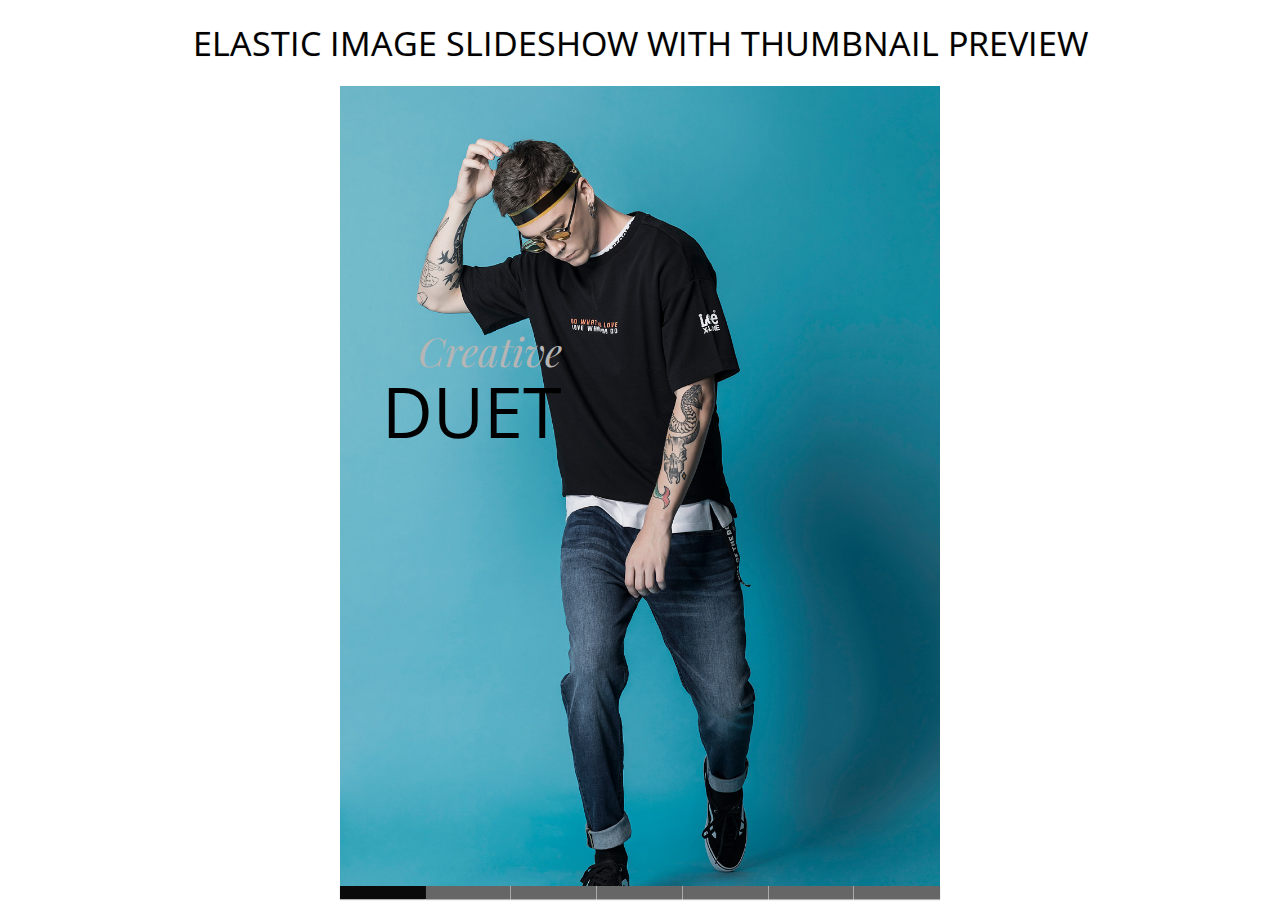
<file: lunbo.html>
<!DOCTYPE html>
<html lang="zh">
    <head>
        <meta charset="UTF-8" />
        <meta http-equiv="X-UA-Compatible" content="IE=edge,chrome=1"> 
        <meta name="viewport" content="width=device-width, initial-scale=1.0"> 
        <link rel="stylesheet" type="text/css" href="css/demo.css" />
        <link rel="stylesheet" type="text/css" href="css/style.css" />
        <link href='http://fonts.googleapis.com/css?family=Open+Sans+Condensed:300|Playfair+Display:400italic' rel='stylesheet' type='text/css' />
		<noscript>
			<link rel="stylesheet" type="text/css" href="css/noscript.css" />
		</noscript>
   </head>
    <body>
        <div class="container">
            <h1>Elastic Image Slideshow with Thumbnail Preview</h1>
            <div class="wrapper">
                <div id="ei-slider" class="ei-slider">
                    <ul class="ei-slider-large">
                        <li>
                            <img src="img/4_i1.jpg" alt="image01" />
                            <div class="ei-title">
                                <h2>Creative</h2>
                                <h3>Duet</h3>
                            </div>
                        </li>
                        <li>
                            <img src="img/4_i2.jpg" alt="image02" />
                            <div class="ei-title">
                                <h2>Friendly</h2>
                                <h3>Devil</h3>
                            </div>
                        </li>
                        <li>
                            <img src="img/4_i3.jpg" alt="image03"/>
                            <div class="ei-title">
                                <h2>Tranquilent</h2>
                                <h3>Compatriot</h3>
                            </div>
                        </li>
                        <li>
                            <img src="img/4_i4.jpg" alt="image04"/>
                            <div class="ei-title">
                                <h2>Insecure</h2>
                                <h3>Hussler</h3>
                            </div>
                        </li>
                        <li>
                            <img src="img/4_i5.jpg" alt="image05"/>
                            <div class="ei-title">
                                <h2>Loving</h2>
                                <h3>Rebel</h3>
                            </div>
                        </li>
                        <li>
                            <img src="img/4_i6.jpg" alt="image06"/>
                            <div class="ei-title">
                                <h2>Passionate</h2>
                                <h3>Seeker</h3>
                            </div>
                        </li>
                        <li>
                            <img src="img/4_i7.jpg" alt="image07"/>
                            <div class="ei-title">
                                <h2>Crazy</h2>
								<h3>Friend</h3>
                            </div>
                        </li>
                    </ul><!-- ei-slider-large -->
                    <ul class="ei-slider-thumbs">
                        <li class="ei-slider-element">Current</li>
                        <li><a href="#">Slide 1</a><img src="img/lunbo0.jpg" alt="thumb01" /></li>
                        <li><a href="#">Slide 2</a><img src="img/lunbo1.jpg" alt="thumb02" /></li>
                        <li><a href="#">Slide 3</a><img src="img/lunbo2.jpg" alt="thumb03" /></li>
                        <li><a href="#">Slide 4</a><img src="img/lunbo3.jpg" alt="thumb04" /></li>
                        <li><a href="#">Slide 5</a><img src="img/lunbo4.png" alt="thumb05" /></li>
                        <li><a href="#">Slide 6</a><img src="img/lunbo5.png" alt="thumb06" /></li>
                        <li><a href="#">Slide 7</a><img src="img/lunbo6.png" alt="thumb07" /></li>
                    </ul><!-- ei-slider-thumbs -->
                </div><!-- ei-slider -->
            

                </div>
            </div><!-- wrapper -->
        </div>
        <script type="text/javascript" src="js/jquery-1.7.2.min.js"></script>
        <script type="text/javascript" src="js/jquery.eislideshow.js"></script>
        <script type="text/javascript" src="js/jquery.easing.1.3.js"></script>
        <script type="text/javascript">
            $(function() {
                $('#ei-slider').eislideshow({
					easing		: 'easeOutExpo',
					titleeasing	: 'easeOutExpo',
					titlespeed	: 1200
                });
            });
        </script>
    </body>
</html>
</file>
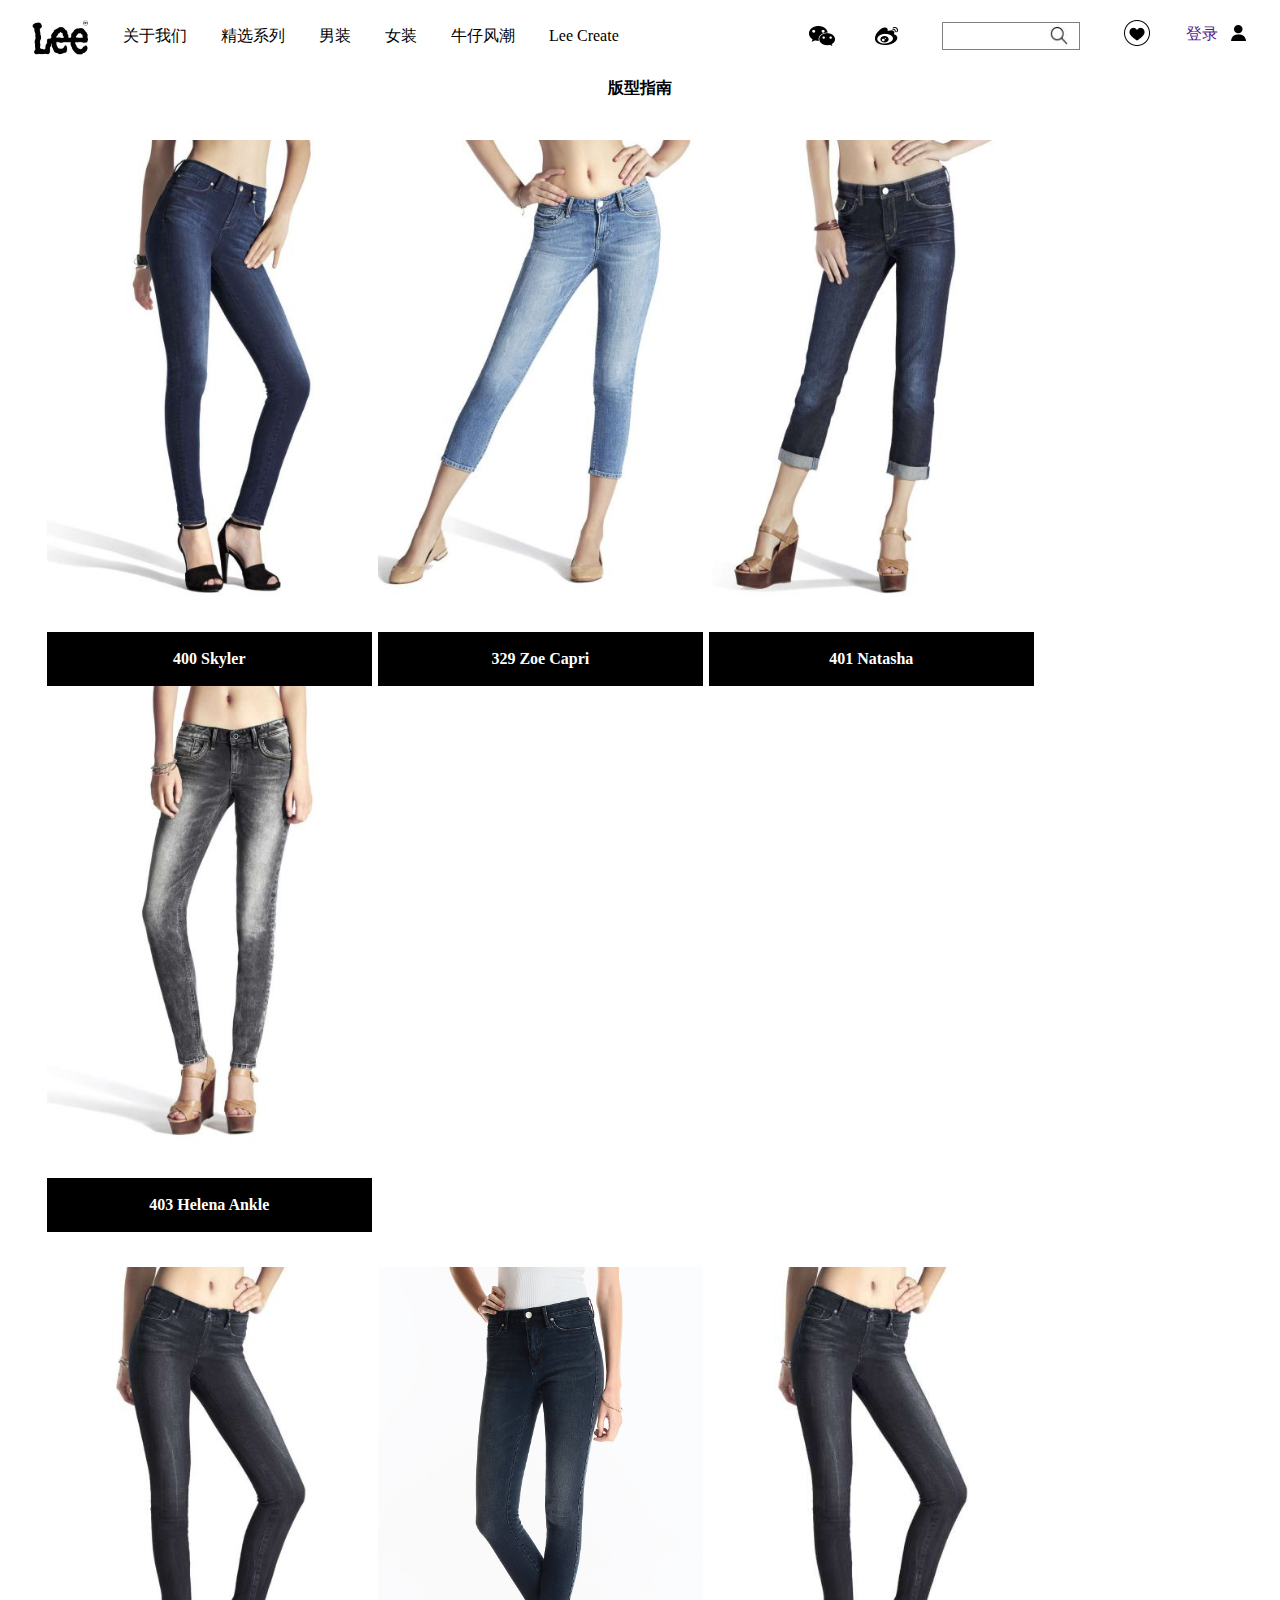
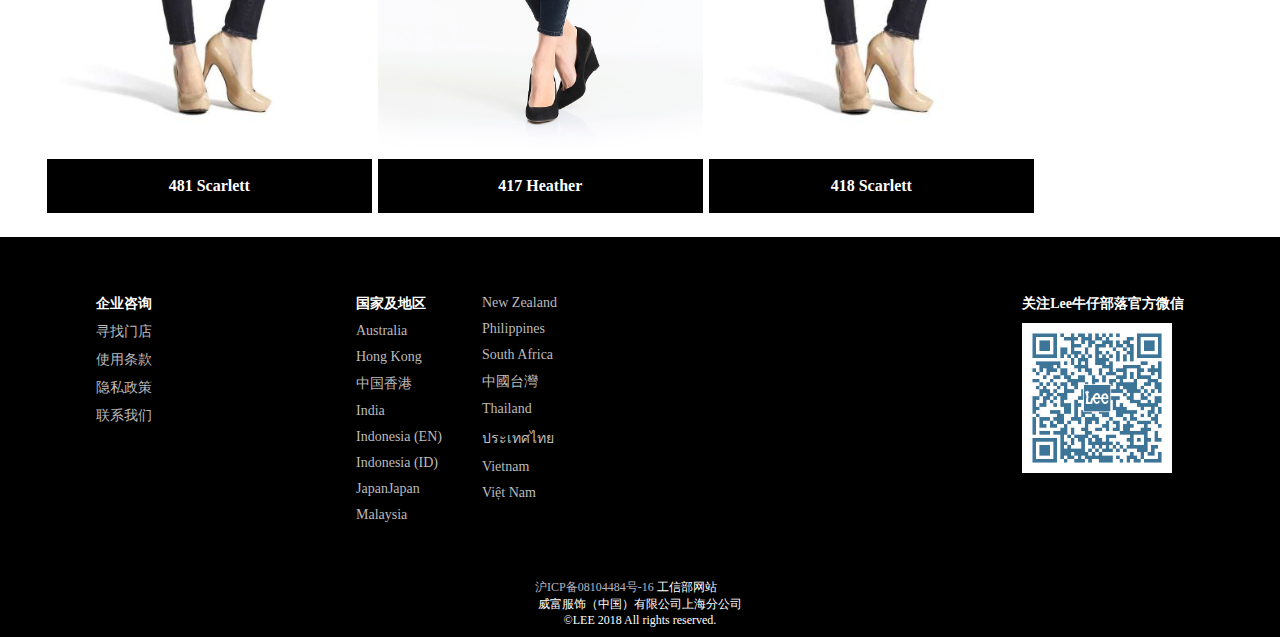
<file: model.html>
<!DOCTYPE html>
<html>
	<head>
		<meta charset="UTF-8">
		<title></title>
		<link rel="stylesheet" type="text/css" href="css/model.css"/>
		<link rel="stylesheet" type="text/css" href="css/public.css"/>
	</head>
	<body>
	     <div class="head">
		<div class="head_one">
		 <a href=""><img src="img/login.jpg" class="imgs"/></a>
     	<ul>
			<a href=""><li>关于我们</li></a>
			<a href=""><li>精选系列</li></a>
			<a href=""><li>男装</li></a>
		    <a href=""><li>女装</li></a>
			<a href=""><li>牛仔风潮</li></a>
			<a href=""><li>Lee Create</li></a>		  	
		 </ul>
	    <div class="head_right">
			<ul>
				<li> 
					<a href="">
						<img src="img/wx.png" class="wx"/>
						<img src="img/wxs.png" class="wxs"/>
					</a
				</li>
				<li>
					<a href="">
					    <img src="img/wb.png"/> 
					</a>  		
			   </li>
			</ul>
			<span class="head_s">
				<input type="" value=""/>
				<button><img src="img/icon_1.png"/></button>
			</span>
			 <span class="head_v">
				  <a href=""><img src="img/hd_fav.png" class="v_1"/></a>
				  	<a href="">登录<img src="img/men.png" class="v_2"/></a>
			</span>
		 </div>
	</div>
</div>
<!--版型部分内容-->
   <div class="model">
   	    <p>版型指南</p>
   </div>
<!--服装列表部分-->
   <div class="address">
	 <div class="address_s">
<!--商标列表第一个ul-->
	 	<ul class="address_list">
<!--第一个ul下的第一个li--> 		
	 		<li id="one_s">
	 			<img src="img/3_i1.jpg"/>
	 		    <div class="add_m">
					400 Skyler					
	 		   </div>
	 		   <span id="one_ss">
	 		   	<h3>紧身</h3>
	 		   	<h3>中腰</h3>
	 		   	<h3>窄脚</h3>
	 		   </span>
	 		</li>
<!--第一个ul下的第二个li--> 		
	 		
	 		<li id="two_s">
	 			<img src="img/3_i2.jpg"/>
	 		    <div class="add_m">
					329 Zoe Capri								
	 		   </div>	  
	 		   	<span id="two_ss">
	 		   	<h3>紧身</h3>
	 		   	<h3>中腰</h3>
	 		   	<h3>窄脚</h3>
	 		   </span>

	 		</li>
<!--第一个ul下的第三个li--> 		
	 		
	 		<li id="three_s">
	 			<img src="img/3_i3.jpg"/>
	 		    <div class="add_m">
					401 Natasha								
	 		   </div>
	 		   <span id="three_ss">
	 		   	<h3>紧身</h3>
	 		   	<h3>中腰</h3>
	 		   	<h3>窄脚</h3>
	 		   </span>
	 		   
	 		</li>
<!--第一个ul下的第四个li--> 		
	 		
	 		<li id="four_s">
	 			<img src="img/3_i4.jpg"/>
	 		    <div class="add_m">
					403 Helena Ankle									
	 		   </div>
	 		   <span id="four_ss">
	 		   	<h3>紧身</h3>
	 		   	<h3>中腰</h3>
	 		   	<h3>窄脚</h3>
	 		   </span>
	 		   
	 		</li>
	 	</ul>
<!--商标列表第二个ul-->
	 	<ul class="address_list">
<!--第二个ul下的第一个li--> 		
	 		<li id="five_s">
	 			<img src="img/3_i5.jpg"/>
	 		    <div class="add_m">
					481 Scarlett									
	 		   </div>
	 		  <span id="five_ss">
	 		   	<h3>紧身</h3>
	 		   	<h3>中腰</h3>
	 		   	<h3>窄脚</h3>
	 		   </span>
	 		</li>
<!--第二个ul下的第二个li--> 		
	 		
	 		<li id="six_s">
	 			<img src="img/3_i6.jpg"/>
	 		    <div class="add_m">
					417 Heather								
	 		   </div>
	 		   <span id="six_ss">
	 		   	<h3>紧身</h3>
	 		   	<h3>中腰</h3>
	 		   	<h3>窄脚</h3>
	 		   </span>
	 		</li>
<!--第二个ul下的第三个li--> 		
	 		
	 		<li id="seven_s">
	 			<img src="img/3_i7.jpg"/>
	 		    <div class="add_m">
					418 Scarlett									
	 		   </div>
	 		   <span id="seven_ss">
	 		   	<h3>紧身</h3>
	 		   	<h3>中腰</h3>
	 		   	<h3>窄脚</h3>
	 		   </span>
	 		</li>

	 	</ul>
	 </div>
 </div>
 <!--尾部-->
      <div class="footer">
      	 <div class="footer_s">
      	 	<div class="footer_top">
      	 		<ul class="fu1">
      	 			<li><h3>企业咨询</h3></li>
      	 			<a href=""><li>寻找门店</li></a>
      	 			<a href=""><li>使用条款</li></a>
      	 			<a href=""><li>隐私政策</li></a>
      	 			<a href=""><li>联系我们</li></a>
      	 		</ul>
      	 		<ul class="fu2">
      	 			<li><h3>国家及地区</h3></li>
      	 			<a href=""><li>Australia</li></a>
      	 			<a href=""><li>Hong Kong</li></a>
      	 			<a href=""><li>中国香港</li></a>
      	 			<a href=""><li>India</li></a>
      	 			<a href=""><li>Indonesia (EN)</li></a>
      	 			<a href=""><li>Indonesia (ID)</li></a>
      	 			<a href=""><li>JapanJapan</li></a>
      	 			<a href=""><li>Malaysia</li></a>
      	 		</ul>
      	 		<ul class="fu3">
      	 			<a href=""><li>New Zealand</li></a>
      	 			<a href=""><li>Philippines</li></a>
      	 			<a href=""><li>South Africa</li></a>
      	 			<a href=""><li>中國台灣</li></a>
      	 			<a href=""><li>Thailand</li></a>
      	 			<a href=""><li>ประเทศไทย</li></a>
      	 			<a href=""><li>Vietnam</li></a>
      	 			<a href=""><li>Việt Nam</li></a>
      	 		</ul>
      	 			<ul class="fu4">
      	 			<a href=""><li><h3>关注Lee牛仔部落官方微信</h3></li></a>
      	 			<a href=""><li><img src="img/f1.png"/></li></a>
      	 		</ul>
      	 	</div>
      	 	<div class="footer_bottom">
      	 		 <span>
      	 		 	<a href="">
      	 		 		<font>沪ICP备08104484号-16</font>
      	 		 	</a>
      	 		 		<font>工信部网站</font>
                         <p>威富服饰（中国）有限公司上海分公司 </p>
                         <p>©LEE 2018 All rights reserved.</p>
      	 		 </span>
      	 	</div>
      	 </div>
      </div>
	</body>
</html>
<script type="text/javascript" src="js/jquery-1.8.3.js" ></script>
<script type="text/javascript">
	$("#one_s").hover(function(){
		$("#one_ss").css("display","block");
	},function(){
		$("#one_ss").css("display","none");
	})
	
	$("#two_s").hover(function(){
		$("#two_ss").css("display","block");
	},function(){
		$("#two_ss").css("display","none");
	})
	$("#three_s").hover(function(){
		$("#three_ss").css("display","block");
	},function(){
		$("#three_ss").css("display","none");
	})
	$("#four_s").hover(function(){
		$("#four_ss").css("display","block");
	},function(){
		$("#four_ss").css("display","none");
	})
	
	$("#five_s").hover(function(){
		$("#five_ss").css("display","block");
	},function(){
		$("#five_ss").css("display","none");
	})
	
	$("#six_s").hover(function(){
		$("#six_ss").css("display","block");
	},function(){
		$("#six_ss").css("display","none");
	})
	
	$("#seven_s").hover(function(){
		$("#seven_ss").css("display","block");
	},function(){
		$("#seven_ss").css("display","none");
	})
	
</script>
</file>
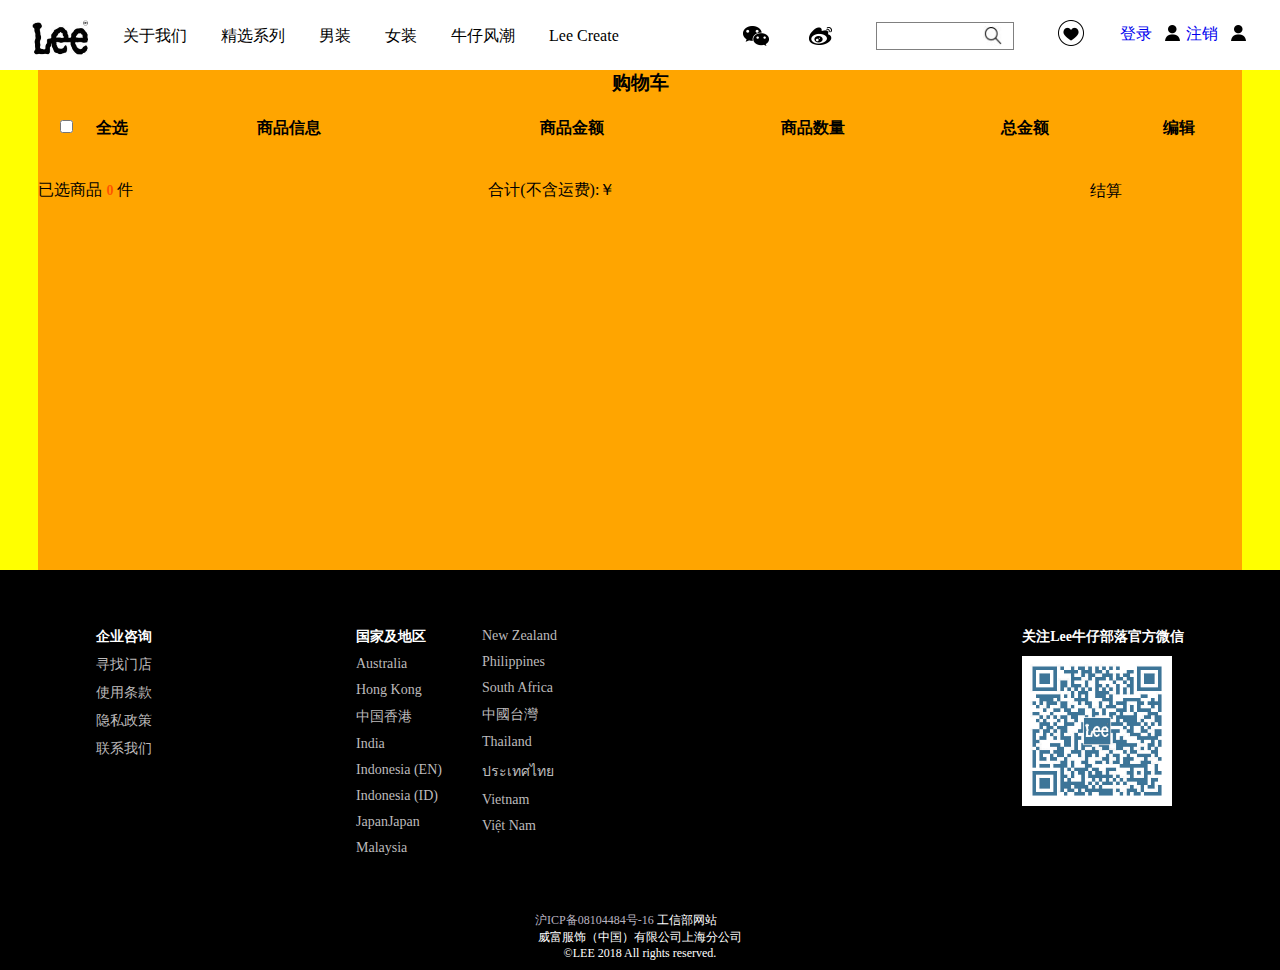
<file: shopping.html>
<!DOCTYPE html>
<html>
	<head>
		<meta charset="UTF-8">
		<title></title>
		<link rel="stylesheet" type="text/css" href="css/shopping.css"/>
		<link rel="stylesheet" type="text/css" href="css/public.css"/>
	</head>
	<body>	
		
	<!--头部-->
    <div class="head">
		<div class="head_one">
		 <a href="index.html"><img src="img/login.jpg" class="imgs"/></a>
     	<ul>
			<a href=""><li class='menu1'>关于我们
				<div class="box1">
					<ul>
						<li>品牌故事</li>
						<li>品牌动向</li>
					</ul>
				</div>
			</li>
			</a>
			<a href=""><li class='menu1'>精选系列<div class="box1">
					<div class="boxleft">
					<h3>2018秋冬系列</h3>
						<p>Lee x Marvel</p>
						<p>优型丹宁</p>
						<p>X-LINE</p>
						<p>都市骑士</p>
						<p>都市骑士 xEdW</p>
						<p>暖岩恒温牛仔</p>
						<p>经典系列</p>
						<p>101+</p>
					</div>
				   <div class="boxright">
				  <h3>2018秋冬系列</h3>
						<p>Lee x Smiley</p>
						<p>优型丹宁</p>
						<p>X-LINE</p>
						<p>都市骑士</p>
						<p>精玉透凉</p>
						<p>经典系列</p>
					</div>
			</div></li></a>
			<a href=""><li class='menu1'>男装<div class="box1">
						<ul>
						<li>上装</li>
						<li>下装</li>
						<li>版型指南</li>
						<li>Lookbook</li>
					</ul>
				</div></li></a>
		    <a href=""><li class='menu1'>女装<div class="box1">
					<ul >
						<li>上装</li>
						<li>下装</li>
						<li>版型指南</li>
						<li>Lookbook</li>
					</ul>
				</div></li></a>
			<a href=""><li class='menu1'>牛仔风潮<div class="box1">
					<ul>
						<li>明星穿搭</li>
						<li>街拍灵感</li>
						<li>潮流搭配</li>
						<li>单宁课堂</li>
					</ul>
				</div></li></a>
			<a href=""><li class='menu1'>Lee Create<div class="box1">
					<div class="boxleft">
					<h3>背后造势</h3>
                    <p>Lee x Smiley</p>
					<p>优型丹宁</p>
					<p>丹宁工坊</p>
					</div>
				   <div class="boxright">
				  <h3>创造你的单宁部落</h3>
						<p>DIY实验室</p>
						<p>丹宁市集</p>
						<p>丹宁工坊</p>

					</div>
				</div></li></a>		  	
		 </ul>
	    <div class="head_right">
			<ul>
				<li> 
					<a href="">
						<img src="img/wx.png" class="wx"/>
						<img src="img/wxs.png" class="wxs"/>
					</a
				</li>
				<li>
					<a href="">
					    <img src="img/wb.png"/> 
					</a>  		
			   </li>
			</ul>
			<span class="head_s">
				<input type="" value=""/>
				<button><img src="img/icon_1.png"/></button>
			</span>
			 <span class="head_v">
				  <a href=""><img src="img/hd_fav.png" class="v_1"/></a>
				  	<a href="login.html" class="welcome" style="display:inline-block ;">登录<img src="img/men.png" class="v_2"/></a>
				  	<a href="login.html" style="display:none;" class="come">欢迎您： <span class="bbt"></span><a href="javascript:void(0)" class="remove"> 注销</a><img src="img/men.png" class="v_2"/></a>
			</span>
		 </div>
	</div>
</div>
		<div class="Bigbox">
			<div class="boxs">
				<h3>购物车</h3>
				<table border="0" cellspacing="1" cellpadding="1">
					<tr>
						<th>
							<input type="checkbox" name="" id="" value="" /></th>
						<th>
							<p style="float: left;">全选</p>
							<p style="display: inline-block;">商品信息</p>
						</th>
						<th>商品金额</th>
						<th>商品数量</th>
						<th>总金额</th>
						<th>编辑</th>
					</tr>
				</table>
				
				<div class="table_box">
					
				</div>	
					
<!--购物车结算部分	-->		
	 <table cellpadding="0" cellspacing="0" class="gwc_tb3">
   
      <td class="td3_g1">已选商品
        <label id="count" style="color:#ff5500;font-size:14px; font-weight:bold;">0</label>
        件</td>
      <td class="td3_g2">合计(不含运费):<span>￥</span><span style=" color:#ff5500;">
        <label id="sums" style="color:#ff5500;font-size:14px; font-weight:bold;"></label>
        </span></td>
      <td class="td3_g3"><span id="jiesuan">结算</span><a href="#" style=" display:none;"  class="js1" id="js1">结算</a></td>
      </table>
			</div>
		</div>
<!--尾部-->
      <div class="footer">
      	 <div class="footer_s">
      	 	<div class="footer_top">
      	 		<ul class="fu1">
      	 			<li><h3>企业咨询</h3></li>
      	 			<a href=""><li>寻找门店</li></a>
      	 			<a href=""><li>使用条款</li></a>
      	 			<a href=""><li>隐私政策</li></a>
      	 			<a href=""><li>联系我们</li></a>
      	 		</ul>
      	 		<ul class="fu2">
      	 			<li><h3>国家及地区</h3></li>
      	 			<a href=""><li>Australia</li></a>
      	 			<a href=""><li>Hong Kong</li></a>
      	 			<a href=""><li>中国香港</li></a>
      	 			<a href=""><li>India</li></a>
      	 			<a href=""><li>Indonesia (EN)</li></a>
      	 			<a href=""><li>Indonesia (ID)</li></a>
      	 			<a href=""><li>JapanJapan</li></a>
      	 			<a href=""><li>Malaysia</li></a>
      	 		</ul>
      	 		<ul class="fu3">
      	 			<a href=""><li>New Zealand</li></a>
      	 			<a href=""><li>Philippines</li></a>
      	 			<a href=""><li>South Africa</li></a>
      	 			<a href=""><li>中國台灣</li></a>
      	 			<a href=""><li>Thailand</li></a>
      	 			<a href=""><li>ประเทศไทย</li></a>
      	 			<a href=""><li>Vietnam</li></a>
      	 			<a href=""><li>Việt Nam</li></a>
      	 		</ul>
      	 			<ul class="fu4">
      	 			<a href=""><li><h3>关注Lee牛仔部落官方微信</h3></li></a>
      	 			<a href=""><li><img src="img/f1.png"/></li></a>
      	 		</ul>
      	 	</div>
      	 	<div class="footer_bottom">
      	 		 <span>
      	 		 	<a href="">
      	 		 		<font>沪ICP备08104484号-16</font>
      	 		 	</a>
      	 		 		<font>工信部网站</font>
                         <p>威富服饰（中国）有限公司上海分公司 </p>
                         <p>©LEE 2018 All rights reserved.</p>
      	 		 </span>
      	 	</div>
      	 </div>
      </div>		
	</body>
</html>
<script type="text/javascript" src="js/jquery-1.8.3.js" ></script>
<script type="text/javascript">
	
	
	
	
	
	$.ajax({
		type:"get",
		url:"php/getShoppingCart.php",
		async:true,
		data:null,
		success:function(data){
				console.log(data)
				//var productlist = '';
				for(var i=0;i<data.length;i++){
					console.log(data[i].goodsPrice)
						chuang(data[i].goodsName,data[i].goodsPrice,data[i].goodsImg,data[i].goodsId,data[i].goodsType);
				}
		},
		dataType:"json",
	});
	
	
	function chuang(goodsName,price,Img,id,goodsType){
		let chuangjian = (`<table border='0' cellspacing='0' cellpadding='0'>
					<tr>
						<td class='td2_g1' id='newslist-1'><input type='checkbox' name='' id='' value='' /></td>
						<td class='td2_g2'>
							<a href=''><img src='${Img}'/></a>
						</td>
						<td class='td2_g3'><a href='#'>18夏季都市骑士</a></td>
						<td class='td2_g4'>￥${price}</td>
						<td class='td2_g5'><input id='min1' name=''  style=' width:20px; height:18px;border:1px solid #ccc;' type='button' value='-' />
        <input id='text_box1' name='' type='text' value='1' style=' width:30px; text-align:center; border:1px solid #ccc;' />
         <input id='add1' name='' style=' width:20px; height:18px;border:1px solid #ccc;' type='button' value='+' /></td>           
						<td class='td2_g6'><label id='total1' class='tot' style='color:#ff5500;font-size:14px; font-weight:bold;'>${price}</lable></td>
						<td class='td2_g7'>删除</td>
					</tr>
				</table>`)
			$(".table_box").append(chuangjian)
			qian()
//			shan(goodsType,id)
	}
	function qian(){
		//购物车加减法运算1
	$(function () {
		var t = $("#text_box1");
		$("#add1").click(function () {
			t.val(parseInt(t.val()) + 1)
			setTotal();
		})
		$("#min1").click(function () {
			t.val(parseInt(t.val()) - 1)
			setTotal();
		})
		function setTotal() {
			$("#total1").html((parseInt(t.val()) * 690).toFixed(2));
			$("#newslist-1").val(parseInt(t.val()) * 690);
		}
		setTotal();
	})
//购物车加减法运算2
	$(function () {
		var t = $("#text_box2");
		$("#add2").click(function () {
			t.val(parseInt(t.val()) + 1)
			setTotal();
		})
		$("#min2").click(function () {
			t.val(parseInt(t.val()) - 1)
			setTotal();
		})
		function setTotal() {
			$("#total2").html((parseInt(t.val()) * 499).toFixed(2));
			$("#newslist-2").val(parseInt(t.val()) * 499);
		}
		setTotal();
	})
	
	}
</script>
</file>
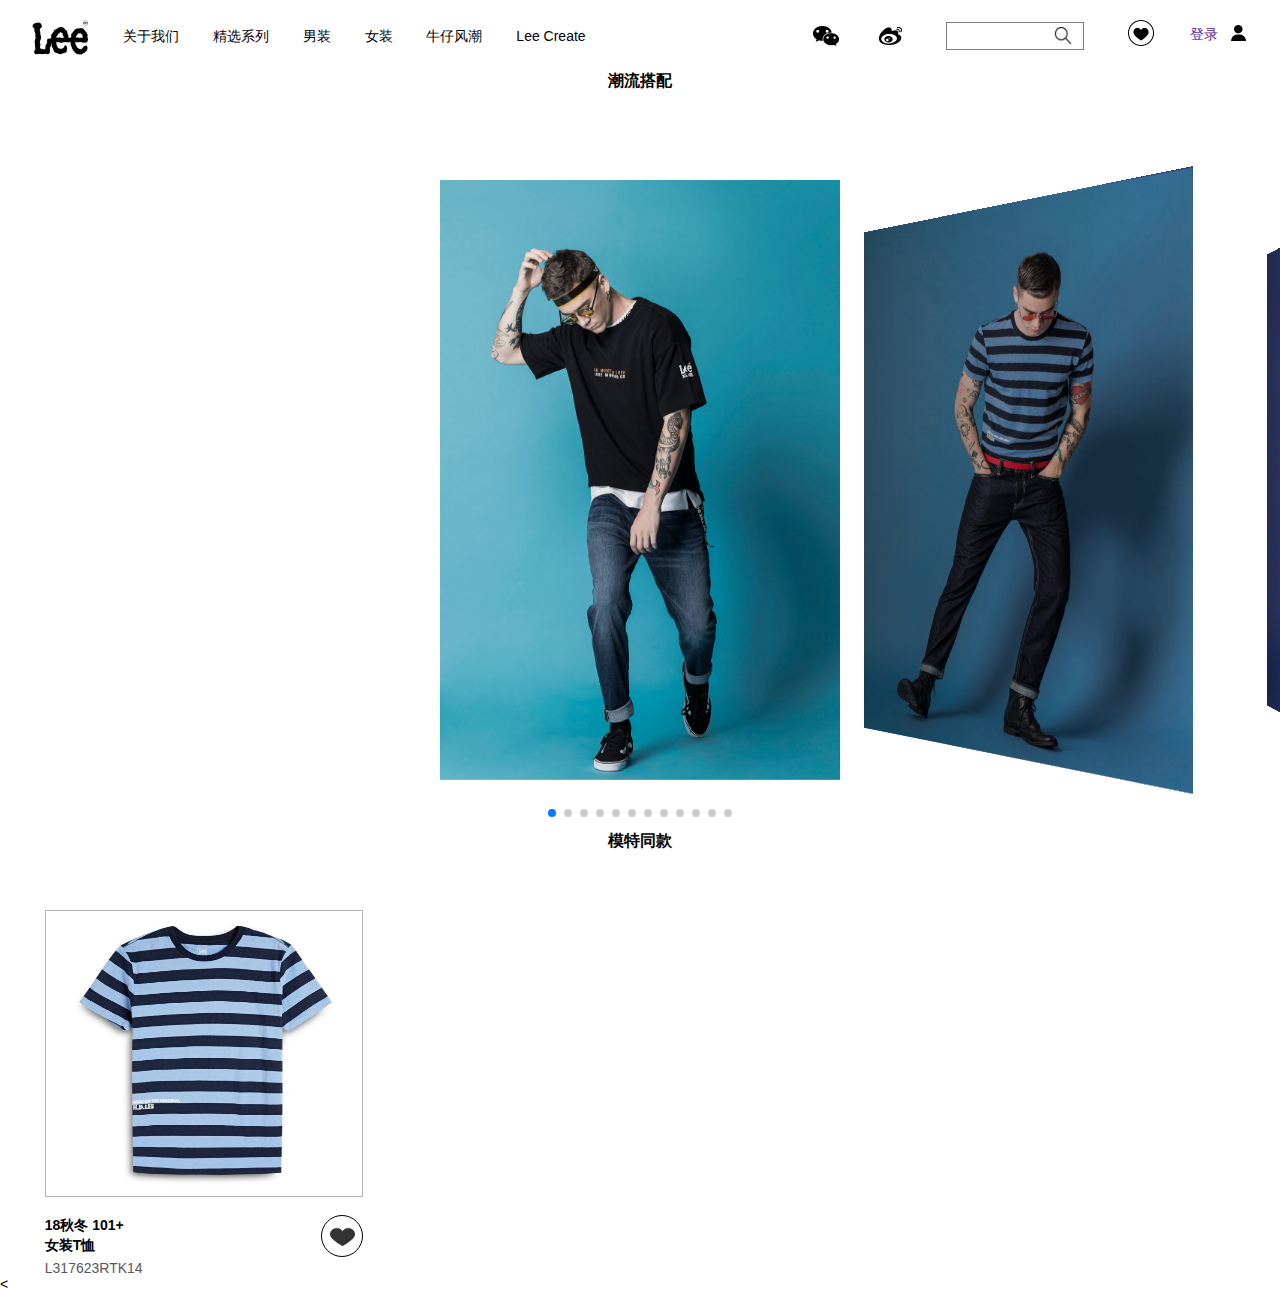
<file: text.html>
<!DOCTYPE html>
<html lang="en">
<head>
  <meta charset="utf-8">
  <title>Swiper demo</title>
  <link rel="stylesheet" type="text/css" href="css/public.css"/>
  <link rel="stylesheet" type="text/css" href="css/text.css"/>
  <meta name="viewport" content="width=device-width, initial-scale=1, minimum-scale=1, maximum-scale=1">
  <link rel="stylesheet" href="css/swiper.min.css">

  <style>
    body {
      background: #fff;
      font-family: Helvetica Neue, Helvetica, Arial, sans-serif;
      font-size: 14px;
      color:#000;
      margin: 0;
      padding: 0;
    }
    .swiper-container {
      width: 100%;
      padding-top: 50px;
      padding-bottom: 50px;
    }
    .swiper-slide {
      background-position: center;
      background-size: cover;
      width: 400px;
      height: 600px;

    }
  </style>
</head>
<body>
	<!--头部-->
    <div class="head">
		<div class="head_one">
		 <a href=""><img src="img/login.jpg" class="imgs"/></a>
     	<ul>
			<a href=""><li>关于我们</li></a>
			<a href=""><li>精选系列</li></a>
			<a href=""><li>男装</li></a>
		    <a href=""><li>女装</li></a>
			<a href=""><li>牛仔风潮</li></a>
			<a href=""><li>Lee Create</li></a>		  	
		 </ul>
	    <div class="head_right">
			<ul>
				<li> 
					<a href="">
						<img src="img/wx.png" class="wx"/>
						<img src="img/wxs.png" class="wxs"/>
					</a
				</li>
				<li>
					<a href="">
					    <img src="img/wb.png"/> 
					</a>  		
			   </li>
			</ul>
			<span class="head_s">
				<input type="" value=""/>
				<button><img src="img/icon_1.png"/></button>
			</span>
			 <span class="head_v">
				  <a href=""><img src="img/hd_fav.png" class="v_1"/></a>
				  	<a href="">登录<img src="img/men.png" class="v_2"/></a>
			</span>
		 </div>
	</div>
</div>
<!--潮流混搭-->
   <div class="pop">
   	<h3>潮流搭配</h3>
   </div>
  <!-- Swiper -->
  <div class="swiper-container">
    <div class="swiper-wrapper">
            <div class="swiper-slide"style="background-image:url(img/4_i1.jpg)"></div>
            <div class="swiper-slide" style="background-image:url(img/4_i2.jpg)"></div>
            <div class="swiper-slide" style="background-image:url(img/4_i3.jpg)"></div>
             <div class="swiper-slide" style="background-image:url(img/4_i4.jpg)"></div>
               <div class="swiper-slide" style="background-image:url(img/4_i5.jpg)"></div>
                 <div class="swiper-slide" style="background-image:url(img/4_i6.jpg)"></div>
                   <div class="swiper-slide" style="background-image:url(img/4_i7.jpg)"></div>
                 <div class="swiper-slide" style="background-image:url(img/4_i8.jpg)"></div>
                <div class="swiper-slide" style="background-image:url(img/4_i9.jpg)"></div>
              <div class="swiper-slide" style="background-image:url(img/4_i10.jpg)"></div>
            <div class="swiper-slide" style="background-image:url(img/4_i11.jpg)"></div>
            <div class="swiper-slide" style="background-image:url(img/4_i12.jpg)"></div>

           
    </div>
    <!-- Add Pagination -->
    <div class="swiper-pagination"></div>
  </div>  
<!--  模特同款-->
<div class="pop">
	<h3>模特同款</h3>
</div>
<!--同款样式-->
<!--第一个ul-->
<div class="same">
		 <ul class="address">
<!--第一个ul中的第一个li-->
			<li>
			<a href="" class="imgs_add"><img src="img/5_m1.jpg" alt="" /></a>
			<div class="address_three">
				<h3><a href="">18秋冬 101+</a></h3>
				<h3><a href="">女装T恤</a></h3>
				<p>L317623RTK14</p>
			</div>
			<div class="address_two">
		         <a href=""><img src="img/shixintaoxin.png" alt="" /></a>

			</div>			 
			</li>
	 </ul>
</div>
<
  <!-- Swiper JS -->
  <script src="js/swiper.min.js"></script>
  <script type="text/javascript" src="js/jquery-1.8.3.js" ></script>

  <!-- Initialize Swiper -->
  <script>
    var swiper = new Swiper('.swiper-container', {
      effect: 'coverflow',
      grabCursor: true,
      centeredSlides: true,
      slidesPerView: 'auto',
      coverflowEffect: {
        rotate: 50,
        stretch: 0,
        depth: 100,
        modifier: 1,
        slideShadows : true,
      },
      pagination: {
        el: '.swiper-pagination',
      },
    });
    $(".swiper-wrapper").mouseup(function(){
    	console.log(3)
    })
	    $(".swiper-slide").each(function(i){
	    	$(this).click(function(){
	    			console.log(2)
	    	})
	    })
  </script>
</body>
</html>
</file>
<file: css/public.css>
body,p,ul,ol,dl,dd,h1,h2,h3,h4,h5,h6,td,input,select,option,textarea{
    margin:0;
    padding:00;
}
body:{
    -font-family:"微软雅黑",Arial;
}
a{
    text-decoration:none;
}
ul,ol{
    list-style:none;
}
img{
    border:none;
}
/*首页头部*/
.menu1{
				position:relative;
			}
			.box1{
				width:1500px;
				height:200px;
				position:absolute;
				 top: 45px;
				background: white;
				display: none;
				z-index:1;
			}
			.box1 ul{
				padding-left:120px;
				font-weight:600;
				padding-top:20px;
			}
			.box1 ul li{
				margin-right:60px;

			}
			.box1 .boxleft{
				float:left;
				margin-left:250px;
				margin-right:60px;
				font-size:14px;
			}
			.box1 .boxright{
				float:left;
				font-size:14px;
			}
			.head{
				width:100%;
				height:70px;
			}
			.head_one{
				width:95%;
				height:70px;
				margin:0 auto;
				background: white;
				padding-top:20px;
				
			}
			.head_one .imgs{
				width:57px;
				height:35px;
			vertical-align: middle;
			}
			.head_one ul{
				display: inline-block;
				list-style: none;
			}
			.head_one ul a li{
				display: inline-block;
				margin-left:30px;
				color:black;
				padding-bottom: 24px;
			}
			.head_right{
				float:right;	
				position:relative;			
			}
			.head_right .wxs{
				opacity: 0;
				position: absolute;
				z-index:1;
				 top: 40px;
    			left: -44px;
				width:120px;
				height:120px;
			}
			.head_s{
				display: inline-block;
				width:136px;
				height:26px;
				border:1px solid gray;
			}
			.head_s input{
				outline: none;
				display: inline-block;
				width:96px;
				height:26px;
				vertical-align: middle;
				border:none;
			}
			.head_s button{
				outline: none;
				display: inline-block;			
				width:30px;
				height:26px;
				vertical-align: middle;
				border:none;
				background: white;
			}
			.head_s button img{
				display: inline-block;
				width:20px;
				height:20px;
				vertical-align: middle;
				background: white;
			}
			
			.head_v .v_1{
				vertical-align: middle;
				margin-left:40px;
				margin-right:32px;
				margin-bottom:5px;
			}
			
			.head_v .v_2{
				vertical-align: middle;
				margin-bottom:5px;
				margin-left:10px;	
			}
			.head_right ul{
			display: inline-block;
			}
			.head_right ul li{
			display: inline-block;
			}
			.head_right ul img{
				margin-right:40px;
			vertical-align: middle;
			}
</file>
<file: css/index.css>
/*轮播图	*/		
			.nav {
				width:100%;
				height:450px;
			}
			.nav img{
			   	display: block;
				  width:100%;
				  height:450px;	  
			}
			
/*潮流焦点	*/	
			.banner{
				width:100%;
				height:80px;
			}	
			.banner span{
				 display:inline-block;
				 width:
			}
			.banner h3{
				text-align: center;
			}
/*图片部分	*/	
  			.content{
  				width:100%;
  				padding-bottom: 126px;
  			}
  			.content_s{
  				width:95%;
  				margin:0 auto;
  			}
  			.content_s ul li img{
  				width:660px;
  				height:435px;
  			}
  			.content_s ul li{
  				display: inline-block;
  			}
  			.content_s ul h3{
  				text-align: center;
  				color:black;
  				font-size:18px;
  				margin-top:16px;
  			}
  			.content_s ul li span{
  				display: inline-block;
  				width:160px;
  				height:30px;
  				border:1px solid black;
  				text-align: center;
  				line-height: 30px;
  				color:black;
  				font-weight:600;
  				font-size:18px;
  				margin-top:17px;
  				margin-bottom:21px;
  				margin-left:250px;
  			}
  	/*底部	*/	
  	.footer{
  		width:100%;
  		height:400px;
  		background: black;
  	}
  	.footer_s{
  		width:85%;
  		margin:0 auto;
  	}
  	.footer_s ul{
  		display: inline-block;
  	}
  	.footer_top{
  		height:282px;
  		padding-top:58px;
  	}
  	.footer_top ul a:hover{
  		text-decoration: underline;
  		color:#bdbbbc;
  	}
  
  	.footer_top ul a{
  		 color:white;
  	}
  	.footer_top ul li{
  		margin-bottom:10px;
  		font-size:14px;
  		color:#bdbbbc;
  	}
  	.footer_top ul h3{
  		color:white;
  		font-size:14px;
  	}
  	.footer_top .fu1 {
  		display: inline-block;
  		float:left;
  		width:68px;
  		height:121px;
  		margin-right:192px;
  	}
  	.footer_top .fu2 {
  		float:left;
  		margin-right:40px;
  	}
  	.footer_top .fu4 {
  		float:right;
  	}
  	.footer_top .fu4 img {
  		width:150px;
  		height:150px;
  	}
  	.footer_bottom{
  		width:210px;
  		height:60px;
  		margin:0 auto;
	
  	}
  	.footer_bottom span{
  		margin-top:10px;
  		 font-size:12px;
  		 color:white;
  	}
  	.footer_bottom span font:nth-child(1){
  		color:#bab4c0;
  	}
  	.footer_bottom span p{
  		text-align: center;
  	}
</file>
<file: css/address.css>
/*首页导航*/

		.Bignav{
			width:100%;
			overflow:hidden;
			border-top:1px solid #cccccc;
			margin-bottom: 30px;
		}
		.nav{
			width:89%;
			margin-left:40px;
		}
/*首页导航样式设置ul*/
        .nav_top{
        	display: inline-block;
        	height:50px;
        	line-height:50px;
        }
		.nav_top li{
			 display: inline-block;
			 color:black;
		}
/*商品列表部分样式*/
		.nav_list{
			width:89%;
			margin-left:40px;
			
		}
/*左边大框样式样式*/
 		.nav_content{
			float:left;
			width:220px;
			border:1px solid black;
			padding-bottom:20px;
        }
 
        .nav_content li h4{
        	margin-top:16px;
        	font-size:16px;
        	padding-left:32px;
        	
        }
        .nav_content li a{
        	display: inline-block;
        	color:black;
        	padding-left:32px;
        	margin-top:10px;
        	font-size:14px;
        }
		.nav_content li a i{
			margin-right:12px;
			display: inline-block;
			vertical-align: middle;
			width:15px;
			height:15px;
			border:1px solid black;
		}
	/*i标签中的对号背景图*/
		.nav_content li .bgimg{
				width:16px;
				height:16px;
				display:none;
		}
	/*选择器部分样式*/
		.nav_add{
			width:994px;
			float:left;
			padding-left:46px;
		}	
		.nav_add select{
			 width:242px;
			 height:32px;
			  font-weight: 600;
			  font-size:16px;
		}
		.nav_add span{
			float:right;
		}
		.address li{
			width:318px;
		}
/*每件衣服的a标签*/
		.address .imgs_add{
			display: inline-block;
			width:316px;
			height:285px;
			border:1px solid #b2b2b2;
			text-align: center;
			margin-top:20px;
		}
/*衣服的图片*/
		.address .imgs_add img{
			width:316px;
			height:285px;
		}
		.address li{
			display: inline-block;
		}
/*中间图片设置左右值*/
		.address li{
			margin-right:12px;
		}
		.address li:nth-child(3n){
			margin-right:0;
			
		}
		.address .address_three{
			float:left;
			margin-top:18px;
		}
		.address_three h3 a{
			color:black;
			font-size:14px;
		}
		.address_three p {
			color:#58585a;
			font-size:14px;
			margin-top:5px;
		}
		.address .address_two{
			float:right;	
		}
/*桃心部分*/
		.address_two{
			width:40px;
			height:40px;
			margin-top:18px;
			border-radius: 50%;
			border:1px solid black;
			position:relative;
		}
		.address_two img{
			width:25px;
			height:20px;
			position:absolute;
			    top: 10px;
                left: 8px;
		}
		/*底部	*/	
  	.footer{
  		margin-top: 10px;
  		width:100%;
  		background: black;
  	}
  	.footer_s{
  		width:85%;
  		margin:0 auto;
  	}
  	.footer_s ul{
  		display: inline-block;
  	}
  	.footer_top{
  		height:282px;
  		padding-top:58px;
  	}
  	.footer_top ul a:hover{
  		text-decoration: underline;
  		color:#bdbbbc;
  	}
  
  	.footer_top ul a{
  		 color:white;
  	}
  	.footer_top ul li{
  		margin-bottom:10px;
  		font-size:14px;
  		color:#bdbbbc;
  	}
  	.footer_top ul h3{
  		color:white;
  		font-size:14px;
  	}
  	.footer_top .fu1 {
  		display: inline-block;
  		float:left;
  		width:68px;
  		height:121px;
  		margin-right:192px;
  	}
  	.footer_top .fu2 {
  		float:left;
  		margin-right:40px;
  	}
  	.footer_top .fu4 {
  		float:right;
  	}
  	.footer_top .fu4 img {
  		width:150px;
  		height:150px;
  	}
  	.footer_bottom{
  		width:210px;
  		height:60px;
  		margin:0 auto;
	
  	}
  	.footer_bottom span{
  		margin-top:10px;
  		 font-size:12px;
  		 color:white;
  	}
  	.footer_bottom span font:nth-child(1){
  		color:#bab4c0;
  	}
  	.footer_bottom span p{
  		text-align: center;
  	}
</file>
<file: css/guide.css>
/*版型指南*/
.guides{
	width:100%;
	height:60px;
}
.guides p{
	text-align:center;
}
/*放大镜效果*/
.s_guide{
	width:100%;
}
.big_guide{
	width:96%;
	margin:0 auto;
	overflow: hidden;
}
.guide_left{
	width:510px;
	float:left;
			}
#bigBox{
	position:relative;
	border: 1px solid gray;
	width:500px;
	height:340px;
	background-size:500px 340px;
}
#mirrorBox{
	position:absolute;
	left:0px;
	top:0px;
	width:100px;
	height:80px;
	background-color:pink;
	opacity:0.5;
	display:none;
	}
#showBox{
	position:absolute;
	left:510px;			
	top:0px;
	width:300px;
	height:240px;
	background-image:url(../img/bigs1.jpg);
	background-size:1500px 1020px;
	background-position:0px 0px;
	display:none;
	}
	ul{
				list-style: none;
			}			
			
			#imgList li{
				display: block;
				width: 80px;
				height: 80px;
				float: left;
				 margin: 4px;
				background-size: cover;
			}
			
		.guide_right{
			float: left;
			margin-left: 100px;
			
		}
		
		.guide_right .shoucang{
			margin-top:20px;
			text-decoration: none;
			color:white;
			width:230px;
			height:35px;
			background: black;
			display: block;
			text-align: center;
			line-height:35px;
		}
		.guide_right span a{
			margin-right:30px;
		}
		.guide_right .buttons{
			margin-top:20px;
			text-decoration: none;
			color:white;
			width:230px;
			height:35px;
			background: black;
			display: block;
			text-align: center;
			line-height:35px;
		}
		.colors{
			margin-top:30px;
			height:36px;
			line-height: 36px;
		}
		.colors h2{
			float: left;
			margin:0;
			width:100px;
		}
/*你可能喜欢	*/	
		.guide_bot{
			width:100%;
			margin-top:50px;
		}
		.bots{
			text-align: center;
		}
/*图片列表*/
.product{
	width:100%;
	height:500px;
}
.productList{
	width:94%;
	margin: 0 auto;
	height:500px;
}
.address .imgs_add img{
			width:280px;
			height:280px;
		}
		.address li{
			width:300px;
			height:300px;
			border:1px solid black;
			display: inline-block;
		}
/*中间图片设置左右值*/
		.address .address_three{
			float:left;
			margin-top:18px;
		}
		.address_three h3 a{
			text-decoration: none;
			color:black;
			font-size:14px;
		}
		.address_three p {
			color:#58585a;
			font-size:14px;
			margin-top:5px;
		}
		.address .address_two{
			float:right;	
		}
/*桃心部分*/
		.address_two{
			width:40px;
			height:40px;
			margin-top:58px;
			border-radius: 50%;
			border:1px solid black;
			position:relative;
		}
		.address_two img{
			width:25px;
			height:20px;
			position:absolute;
			    top: 10px;
                left: 8px;
		}
		.images_Father{
			width: 317px;
			margin:0 auto
		}
		.imgages{
			width:100%;
			clear: both;
			text-align: center;
			
		}
		.imgages img{
			width:315px;
			height:315px;
			display: block;
			border:1px solid black;
			margin-bottom: 10px;
		}
		.words{
			width: 80%;
			clear: both;
			text-align: left;
			float: left;
			font-size: 14px;
		}
		.words h3{
			width: 80%;
			margin:0;
			line-height: 25px;
		}
		.words a{
			font-weight: 500;
			display: block;
			width: 80%;
			text-decoration: none;
			color:black;
			line-height: 25px;
		}
		.words span{
			color:#58585a;
		}
		.words img{
			width: 20px;
			height:20px;
			float: right;
		}
		.imgages .xin{
			width: 30px;
			height: 30px;
			padding:5px;
			display: inline-block;
			border-radius: 50%;
			margin-top:10px;
		}
			/*底部	*/	
  	.footer{
  		width:100%;
  		height:400px;
  		background: black;
  	}
  	.footer_s{
  		width:85%;
  		margin:0 auto;
  	}
  	.footer_s ul{
  		display: inline-block;
  	}
  	.footer_top{
  		height:282px;
  		padding-top:58px;
  	}
  	.footer_top ul a:hover{
  		text-decoration: underline;
  		color:#bdbbbc;
  	}
  
  	.footer_top ul a{
  		 color:white;
  	}
  	.footer_top ul li{
  		margin-bottom:10px;
  		font-size:14px;
  		color:#bdbbbc;
  	}
  	.footer_top ul h3{
  		color:white;
  		font-size:14px;
  	}
  	.footer_top .fu1 {
  		display: inline-block;
  		float:left;
  		width:68px;
  		height:121px;
  		margin-right:192px;
  	}
  	.footer_top .fu2 {
  		float:left;
  		margin-right:40px;
  	}
  	.footer_top .fu4 {
  		float:right;
  	}
  	.footer_top .fu4 img {
  		width:150px;
  		height:150px;
  	}
  	.footer_bottom{
  		width:210px;
  		height:60px;
  		margin:0 auto;
	
  	}
  	.footer_bottom span{
  		margin-top:10px;
  		 font-size:12px;
  		 color:white;
  	}
  	.footer_bottom span font:nth-child(1){
  		color:#bab4c0;
  	}
  	.footer_bottom span p{
  		text-align: center;
  	}
</file>
<file: css/login.css>
.Bigbox{
				width:100%;
				padding-top:15px;
				border-top:1px solid #cccccc;
			}
			.box{
				width:990px;
				margin:0 auto;
			}
/*登录部分*/
			.boxleft{
				float:left;
				 width:34%;
				height:750px;
				border-right:1px solid black;
				box-sizing: border-box;
			}
			.boxleft h2{
				line-height:100px;
				font-size:36px;
				font-weight:400;
			}
			.boxleft .ul_one{
				width:252px;
				font-size:14px;
				color:#999999;
			}
			.boxleft .ul_one li a{
                text-decoration: underline;
				color:#0563c3;
			}
           .ul_two li input{
				display:block;
				width:250px;
				height:30px;
				outline: #eeeeee;
			}
			.ul_two li label{
				display: inline-block;
				line-height: 60px;
				font-size:16px;
			}
			.ul_two li a{
				display: inline-block;
				text-decoration: underline;
				color:#1f2020;
				margin-top:20px;
			}
/*登录按钮	*/	
			.logins span a{
				 display:inline-block;
				 width:250px;
				 height:30px;
				 border:1px solid black;
				 text-align: center;
				 line-height:30px;
				 background: black;
				 color:white;
				 font-size:16px;
				 margin-top:16px;
			}
			.boxcenter{
				float:left;
				width:10%;
				height:750px;
				background: white;
			}
/*注册部分*/
			.boxright{
				float:left;
				 width:56%;
				height:750px;	
			}
			.boxright h2{
				line-height:100px;
				font-size:36px;
				font-weight:400;
			}
			.boxright ul li{
				display: inline-block;
			}
			.boxright ul li input{
				display: block;
				width:250px;
				height:30px;
				outline: #eeeeee;
			}
			.boxright ul li label{
				display: block;
				line-height: 60px;
			}
/*同意条款部分*/
         ul .aggress{
         	margin-top:22px;
         }
         ul .aggress a{
               color:#0563c3;
         }
         ul .aggress i{
         	display: inline-block;
         	vertical-align:middle;
         	width:20px;
         	height:20px;
         	border:1px solid black;
            margin-right:20px;
            
         }
          ul .aggress i img{
               display: none;
         }

/*注册按钮*/
.register span a{
				 display:inline-block;
				 width:250px;
				 height:30px;
				 border:1px solid black;
				 text-align: center;
				 line-height:30px;
				 background: black;
				 color:white;
				 font-size:16px;
				 margin-top:40px;
			}
	/*底部	*/	
  	.footer{
  		width:100%;
  		height:400px;
  		background: black;
  		float:left;
  	}
  	.footer_s{
  		width:85%;
  		margin:0 auto;
  	}
  	.footer_s ul{
  		display: inline-block;
  	}
  	.footer_top{
  		height:282px;
  		padding-top:58px;
  	}
  	.footer_top ul a:hover{
  		text-decoration: underline;
  		color:#bdbbbc;
  	}
  
  	.footer_top ul a{
  		 color:white;
  	}
  	.footer_top ul li{
  		margin-bottom:10px;
  		font-size:14px;
  		color:#bdbbbc;
  	}
  	.footer_top ul h3{
  		color:white;
  		font-size:14px;
  	}
  	.footer_top .fu1 {
  		display: inline-block;
  		float:left;
  		width:68px;
  		height:121px;
  		margin-right:192px;
  	}
  	.footer_top .fu2 {
  		float:left;
  		margin-right:40px;
  	}
  	.footer_top .fu4 {
  		float:right;
  	}
  	.footer_top .fu4 img {
  		width:150px;
  		height:150px;
  	}
  	.footer_bottom{
  		width:210px;
  		height:60px;
  		margin:0 auto;
	
  	}
  	.footer_bottom span{
  		margin-top:10px;
  		 font-size:12px;
  		 color:white;
  	}
  	.footer_bottom span font:nth-child(1){
  		color:#bab4c0;
  	}
  	.footer_bottom span p{
  		text-align: center;
  	}
</file>
<file: css/style.css>
.ei-slider{
	position: relative;
	width: 600px;
	max-width: 1920px;
	height: 800px;
	margin: 0 auto;
}
.ei-slider-loading{
	width: 100%;
	height: 100%;
	position: absolute;
	top: 0px;
	left: 0px;
	z-index:999;
	background: rgba(0,0,0,0.9);
	color: #fff;
	text-align: center;
	line-height: 400px;
}
.ei-slider-large{
	height: 100%;
	width: 100%;
	position:relative;
	overflow: hidden;
}
.ei-slider-large li{
	position: absolute;
	top: 0px;
	left: 0px;
	overflow: hidden;
	height: 100%;
	width: 100%;
}
.ei-slider-large li img{
	width: 100%;
}
.ei-title{
	position: absolute;
	right: 50%;
	margin-right: 13%;
	top: 30%;
}
.ei-title h2, .ei-title h3{
	text-align: right;
}
.ei-title h2{
	font-size: 40px;
	line-height: 50px;
	font-family: 'Playfair Display', serif;
	font-style: italic;
	color: #b5b5b5;
}
.ei-title h3{
	font-size: 70px;
	line-height: 70px;
	font-family: 'Open Sans Condensed', sans-serif;
	text-transform: uppercase;
	color: #000;
}
.ei-slider-thumbs{
	height: 13px;
	margin: 0 auto;
	position: relative;
}
.ei-slider-thumbs li{
	position: relative;
	float: left;
	height: 100%;
}
.ei-slider-thumbs li.ei-slider-element{
	top: 0px;
	left: 0px;
	position: absolute;
	height: 100%;
	z-index: 10;
	text-indent: -9000px;
	background: #000;
	background: rgba(0,0,0,0.9);
}
.ei-slider-thumbs li a{
	display: block;
	text-indent: -9000px;
	background: #666 ;
	width: 100%;
	height: 100%;
	cursor: pointer;
	-webkit-box-shadow: 
        0px 1px 1px 0px rgba(0,0,0,0.3), 
        0px 1px 0px 1px rgba(255,255,255,0.5);
	-moz-box-shadow: 
        0px 1px 1px 0px rgba(0,0,0,0.3), 
        0px 1px 0px 1px rgba(255,255,255,0.5);
	box-shadow: 
        0px 1px 1px 0px rgba(0,0,0,0.3), 
        0px 1px 0px 1px rgba(255,255,255,0.5);
	-webkit-transition: background 0.2s ease;
    -moz-transition: background 0.2s ease;
    -o-transition: background 0.2s ease;
    -ms-transition: background 0.2s ease;
    transition: background 0.2s ease;
}
.ei-slider-thumbs li a:hover{
	background-color: #f0f0f0;
}
.ei-slider-thumbs li img{
	position: absolute;
	bottom: 50px;
	opacity: 0;
	z-index: 999;
	max-width: 100%;
	-webkit-transition: all 0.4s ease;
    -moz-transition: all 0.4s ease;
    -o-transition: all 0.4s ease;
    -ms-transition: all 0.4s ease;
    transition: all 0.4s ease;
	-webkit-box-reflect: 
        below 0px -webkit-gradient(
            linear, 
            left top, 
            left bottom, 
            from(transparent), 
            color-stop(50%, transparent), 
            to(rgba(255,255,255,0.3))
            );
	-ms-filter: "progid:DXImageTransform.Microsoft.Alpha(Opacity=0)";
}
.ei-slider-thumbs li:hover img{
	opacity: 1;
	bottom: 13px;
	-ms-filter: "progid:DXImageTransform.Microsoft.Alpha(Opacity=100)";
}
@media screen and (max-width: 830px) {
	.ei-title{
		position: absolute;
		right: 0px;
		margin-right: 0px;
		width: 100%;
		text-align: center;
		top: auto;
		bottom: 10px;
		background: #fff;
		background: rgba(255,255,255,0.9);
		padding: 5px 0;
	}
	.ei-title h2, .ei-title h3{
		text-align: center;
	}
	.ei-title h2{
		font-size: 20px;
		line-height: 24px;
	}
	.ei-title h3{
		font-size: 30px;
		line-height: 40px;
	}
}
</file>
<file: css/noscript.css>
.ei-slider{
	height: auto;
}
.ei-slider-thumbs{
	display: none;
}
.ei-slider-large li{
	position: relative;
}
</file>
<file: css/model.css>
.model{
	width:100%;
	height:35px;
}
.model p{
	width:110px;
	height:35px;
	line-height: 35px;
	margin:0 auto;	
	text-align:center;
	font-weight:600;
}
/*商品列表*/
.address{
	width:100%;

}
.address_s{
	width:93%;
	margin:0 auto;
}
.address_list{
	padding-top:35px;
	
}
.address_list img{
	width:325px;
	height:488px;
}
.address_list li{
	display: inline-block;
	margin-left:2px;
}
.address_list li .add_m{
	width:325px;
	height:54px;
	background: black;
	color:white;
	font-weight:600;
	text-align: center;
	line-height:54px;
}
/*指导层部分*/
#one_s,#two_s,#three_s,#four_s,#five_s,#six_s,#seven_s{
	position:relative;
}
#one_s span{
	width:250px;
	height:250px;
	position:absolute;
	 top: 56px;
    left: 54px;
	background: black;
	opacity:0.6;
	display: none;
}
#one_s span h3{
	opacity:1;
	z-index:2;
	color:white;
	font-size:20px;
	text-align: center;
	margin-top:40px;
}
#two_s span{
	width:250px;
	height:250px;
	position:absolute;
	top: 56px;
    left: 68px;
	background: black;
	opacity:0.6;
	display:none;
}
#two_s span h3{
	opacity:1;
	z-index:2;
	color:white;
	font-size:20px;
	text-align: center;
	margin-top:40px;
}
#three_s span{
	width:250px;
	height:250px;
	position:absolute;
	 top: 56px;
    left: 54px;
	background: black;
	opacity:0.6;
	display:none;
}
#three_s span h3{
	opacity:1;
	z-index:2;
	color:white;
	font-size:20px;
	text-align: center;
	margin-top:40px;
}
#four_s span{
	width:250px;
	height:250px;
	position:absolute;
	 top: 56px;
    left: 54px;
	background: black;
	opacity:0.6;
	display:none;
}
#four_s span h3{
	opacity:1;
	z-index:2;
	color:white;
	font-size:20px;
	text-align: center;
	margin-top:40px;
}
#five_s span{
	width:250px;
	height:250px;
	position:absolute;
	 top: 56px;
    left: 54px;
	background: black;
	opacity:0.6;
	display:none;
}
#five_s span h3{
	opacity:1;
	z-index:2;
	color:white;
	font-size:20px;
	text-align: center;
	margin-top:40px;
}
#six_s span{
	width:250px;
	height:250px;
	position:absolute;
	 top: 56px;
    left: 54px;
	background: black;
	opacity:0.6;
	display:none;
}
#six_s span h3{
	opacity:1;
	z-index:2;
	color:white;
	font-size:20px;
	text-align: center;
	margin-top:40px;
}
#seven_s span{
	width:250px;
	height:250px;
	position:absolute;
	 top: 56px;
    left: 54px;
	background: black;
	opacity:0.6;
	display:none;
}
#seven_s span h3{
	opacity:1;
	z-index:2;
	color:white;
	font-size:20px;
	text-align: center;
	margin-top:40px;
}
/*底部	*/	
  	.footer{
  		width:100%;
  		height:400px;
  		margin-top:24px;
  		background: black;
  		float:left;
  	}
  	.footer_s{
  		width:85%;
  		margin:0 auto;
  	}
  	.footer_s ul{
  		display: inline-block;
  	}
  	.footer_top{
  		height:282px;
  		padding-top:58px;
  	}
  	.footer_top ul a:hover{
  		text-decoration: underline;
  		color:#bdbbbc;
  	}
  
  	.footer_top ul a{
  		 color:white;
  	}
  	.footer_top ul li{
  		margin-bottom:10px;
  		font-size:14px;
  		color:#bdbbbc;
  	}
  	.footer_top ul h3{
  		color:white;
  		font-size:14px;
  	}
  	.footer_top .fu1 {
  		display: inline-block;
  		float:left;
  		width:68px;
  		height:121px;
  		margin-right:192px;
  	}
  	.footer_top .fu2 {
  		float:left;
  		margin-right:40px;
  	}
  	.footer_top .fu4 {
  		float:right;
  	}
  	.footer_top .fu4 img {
  		width:150px;
  		height:150px;
  	}
  	.footer_bottom{
  		width:210px;
  		height:60px;
  		margin:0 auto;
	
  	}
  	.footer_bottom span{
  		margin-top:10px;
  		 font-size:12px;
  		 color:white;
  	}
  	.footer_bottom span font:nth-child(1){
  		color:#bab4c0;
  	}
  	.footer_bottom span p{
  		text-align: center;
  	}
</file>
<file: css/shopping.css>
.Bigbox{
	width:100%;
	height:500px;
	background: yellow;
}
.boxs{
	width:94%;
	height:500px;
	background: orange;
	margin:0 auto;
}
.boxs h3{
	text-align: center;
}
table{
	width: 100%;
	line-height: 60px;
}
table td img{
	width:100px;
	height:100px;
}
.td2_g1{
	width: 60px;
    text-align: center;
}
.td2_g2{
	width:100px;
}
.td2_g3{
	    width:  276px;
    padding-left: 12px;
    padding-right: 18px;
    text-align: center;
}
.td2_g4{
	    width:  277px;
    text-align: center;

}
.td2_g5{
	    width: 265px;
    text-align: center;

}
.td2_g6{
	width:  180px;
    text-align: center;

	
}
.td2_g7{
	    text-align: center;

	
}




  	/*底部	*/	
 	.footer{
  		width:100%;
  		height:400px;
  		background: black;
  		
  		
  	}
  	.footer_s{
  		width:85%;
  		margin:0 auto;
  	}
  	.footer_s ul{
  		display: inline-block;
  	}
  	.footer_top{
  		height:282px;
  		padding-top:58px;
  	}
  	.footer_top ul a:hover{
  		text-decoration: underline;
  		color:#bdbbbc;
  	}
  
  	.footer_top ul a{
  		 color:white;
  	}
  	.footer_top ul li{
  		margin-bottom:10px;
  		font-size:14px;
  		color:#bdbbbc;
  	}
  	.footer_top ul h3{
  		color:white;
  		font-size:14px;
  	}
  	.footer_top .fu1 {
  		display: inline-block;
  		float:left;
  		width:68px;
  		height:121px;
  		margin-right:192px;
  	}
  	.footer_top .fu2 {
  		float:left;
  		margin-right:40px;
  	}
  	.footer_top .fu4 {
  		float:right;
  	}
  	.footer_top .fu4 img {
  		width:150px;
  		height:150px;
  	}
  	.footer_bottom{
  		width:210px;
  		height:60px;
  		margin:0 auto;
	
  	}
  	.footer_bottom span{
  		margin-top:10px;
  		 font-size:12px;
  		 color:white;
  	}
  	.footer_bottom span font:nth-child(1){
  		color:#bab4c0;
  	}
  	.footer_bottom span p{
  		text-align: center;
  	}
</file>
<file: css/text.css>
/*潮流混搭*/
/*模特同款*/
.pop{
	width:100%;
	height:60px;
}
.pop h3{
	 text-align: center;
}
/*同款样式*/
.same{
	width:100%;
}
.address{
	width:93%;
	margin:0 auto;
}
.address .imgs_add{
			display:block;
			width:316px;
			height:285px;
			border:1px solid #b2b2b2;
			text-align: center;
			margin-top:20px;
		}
/*衣服的图片*/
		.address .imgs_add img{
			width:316px;
			height:285px;
		}
		.address li{
			display: inline-block;
		}
/*中间图片设置左右值*/
		.address li:nth-child(2){
			margin-left:12px;
			margin-right:12px;

		}
		.address .address_three{
			float:left;
			margin-top:18px;
		}
		.address_three h3 a{
			color:black;
			font-size:14px;
		}
		.address_three p {
			color:#58585a;
			font-size:14px;
			margin-top:5px;
		}
		.address .address_two{
			float:right;	
		}
/*桃心部分*/
		.address_two{
			width:40px;
			height:40px;
			margin-top:18px;
			border-radius: 50%;
			border:1px solid black;
			position:relative;
		}
		.address_two img{
			width:25px;
			height:20px;
			position:absolute;
			    top: 10px;
                left: 8px;
		}
	/*底部	*/	
  	.footer{
  		width:100%;
  		height:400px;
  		background: black;
  	}
  	.footer_s{
  		width:85%;
  		margin:0 auto;
  	}
  	.footer_s ul{
  		display: inline-block;
  	}
  	.footer_top{
  		height:282px;
  		padding-top:58px;
  	}
  	.footer_top ul a:hover{
  		text-decoration: underline;
  		color:#bdbbbc;
  	}
  
  	.footer_top ul a{
  		 color:white;
  	}
  	.footer_top ul li{
  		margin-bottom:10px;
  		font-size:14px;
  		color:#bdbbbc;
  	}
  	.footer_top ul h3{
  		color:white;
  		font-size:14px;
  	}
  	.footer_top .fu1 {
  		display: inline-block;
  		float:left;
  		width:68px;
  		height:121px;
  		margin-right:192px;
  	}
  	.footer_top .fu2 {
  		float:left;
  		margin-right:40px;
  	}
  	.footer_top .fu4 {
  		float:right;
  	}
  	.footer_top .fu4 img {
  		width:150px;
  		height:150px;
  	}
  	.footer_bottom{
  		width:210px;
  		height:60px;
  		margin:0 auto;
	
  	}
  	.footer_bottom span{
  		margin-top:10px;
  		 font-size:12px;
  		 color:white;
  	}
  	.footer_bottom span font:nth-child(1){
  		color:#bab4c0;
  	}
  	.footer_bottom span p{
  		text-align: center;
  	}
</file>
<file: css/demo.css>
@import url('reset.css');

/* General Demo Style */
body{
	background: #fff;
	color: #000;
	font-family: 'Open Sans Condensed', sans-serif;
	font-size: 13px;
}
a{
	color: #555;
	text-decoration: none;
}
a:hover{
	color: #000;
}
.clr{
	clear: both;
}
.wrapper{
	position: relative;
	width: 100%;
}
.wrapper p{
	clear: both;
	font-size: 24px;
	line-height: 40px;
	text-align: center;
}
.reference{
	padding-top: 40px;
}
h1{
	font-size: 34px;
	position:relative;
	color: #000;
	font-weight: 400;
	text-shadow: 0px 0px 1px rgba(0,0,0,0.3);
    padding: 20px;
	z-index:1000;
	text-transform: uppercase;
	text-align: center;
}
h1 span{
	font-family: 'Playfair Display', serif;
	font-style: italic;
	text-transform: none;
	font-size: 20px;
}
/* Header Style */
.header{
	font-family:"Lucida Grande", Tahoma, Verdana, Arial, sans-serif;
	font-size: 10px;
	padding: 3px 5px;
	background: #000;
	opacity: 0.9;
	text-transform: uppercase;
	text-shadow: 1px 1px 1px rgba(0,0,0,0.8);
	-moz-box-shadow: 0px 1px 4px rgba(0,0,0,0.6);
	-webkit-box-shadow: 0px 1px 4px rgba(0,0,0,0.6);
	box-shadow: 0px 1px 4px rgba(0,0,0,0.6);
}
.header a{
	line-height: 18px;
	padding: 0 4px;
	letter-spacing: 1px;
	text-shadow: 1px 1px 1px #000;
	color: #ddd;
}
.header a:hover{
	color: #fff;
}
.header a span{
	font-weight: bold;
}
.header span.right{
	float: right;
}
@media screen and (max-width: 860px) {
	.header a{
		display: block;
		text-align: center;
		font-size: 10px;
		text-shadow: none;
	}
	.header span.right{
		float: none;
	}
}
</file>
